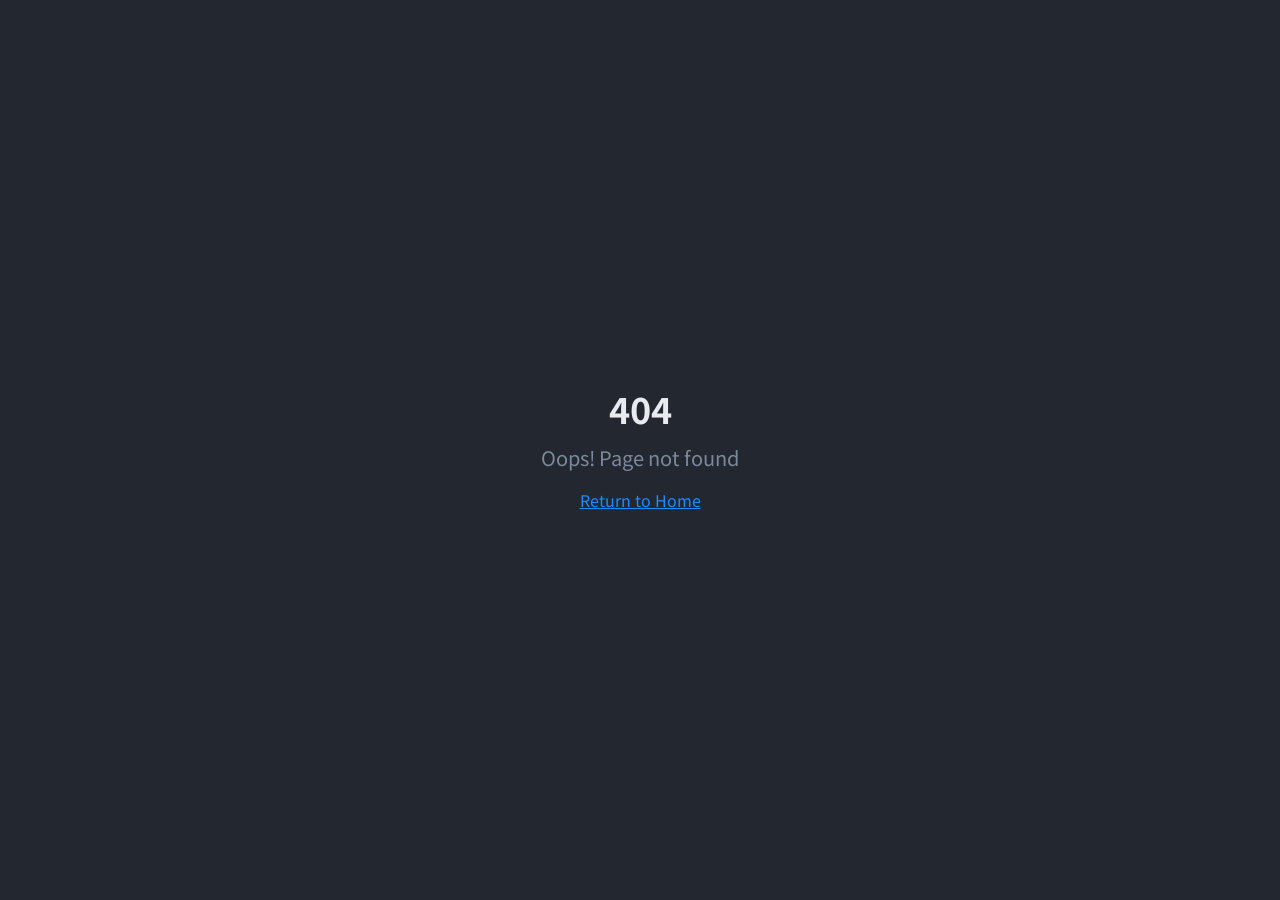
<file: index.html>
<!doctype html>
<html lang="en">
  <head>
    <meta charset="UTF-8" />
    <meta name="viewport" content="width=device-width, initial-scale=1.0" />
    <title>이메일 리스트 정리 + 차단 없는 발송 서버 임대 - 메일리비즈</title>
    <meta name="description" content="오염된 이메일 리스트를 차단 없이 정리해드립니다. 발송하면서 바운스를 자동 수집·제외해 깨끗한 리스트를 자산으로 만듭니다." />
    <meta name="author" content="Maily.biz" />
    <link rel="icon" href="/favicon.png" type="image/png" />

    <meta property="og:title" content="이메일 리스트 정리 + 차단 없는 발송 서버 임대 - 메일리비즈" />
    <meta property="og:description" content="오염된 이메일 리스트를 차단 없이 정리해드립니다. 발송하면서 바운스를 자동 수집·제외해 깨끗한 리스트를 자산으로 만듭니다." />
    <meta property="og:type" content="website" />
    <meta property="og:image" content="https://lovable.dev/opengraph-image-p98pqg.png" />

    <meta name="twitter:card" content="summary_large_image" />
    <meta name="twitter:site" content="@Lovable" />
    <meta name="twitter:image" content="https://lovable.dev/opengraph-image-p98pqg.png" />
    <script type="module" crossorigin src="/assets/index-C0EimCfZ.js"></script>
    <link rel="stylesheet" crossorigin href="/assets/index-tRY_b1m1.css">
  </head>

  <body>
    <div id="root"></div>
  </body>
</html>
</file>
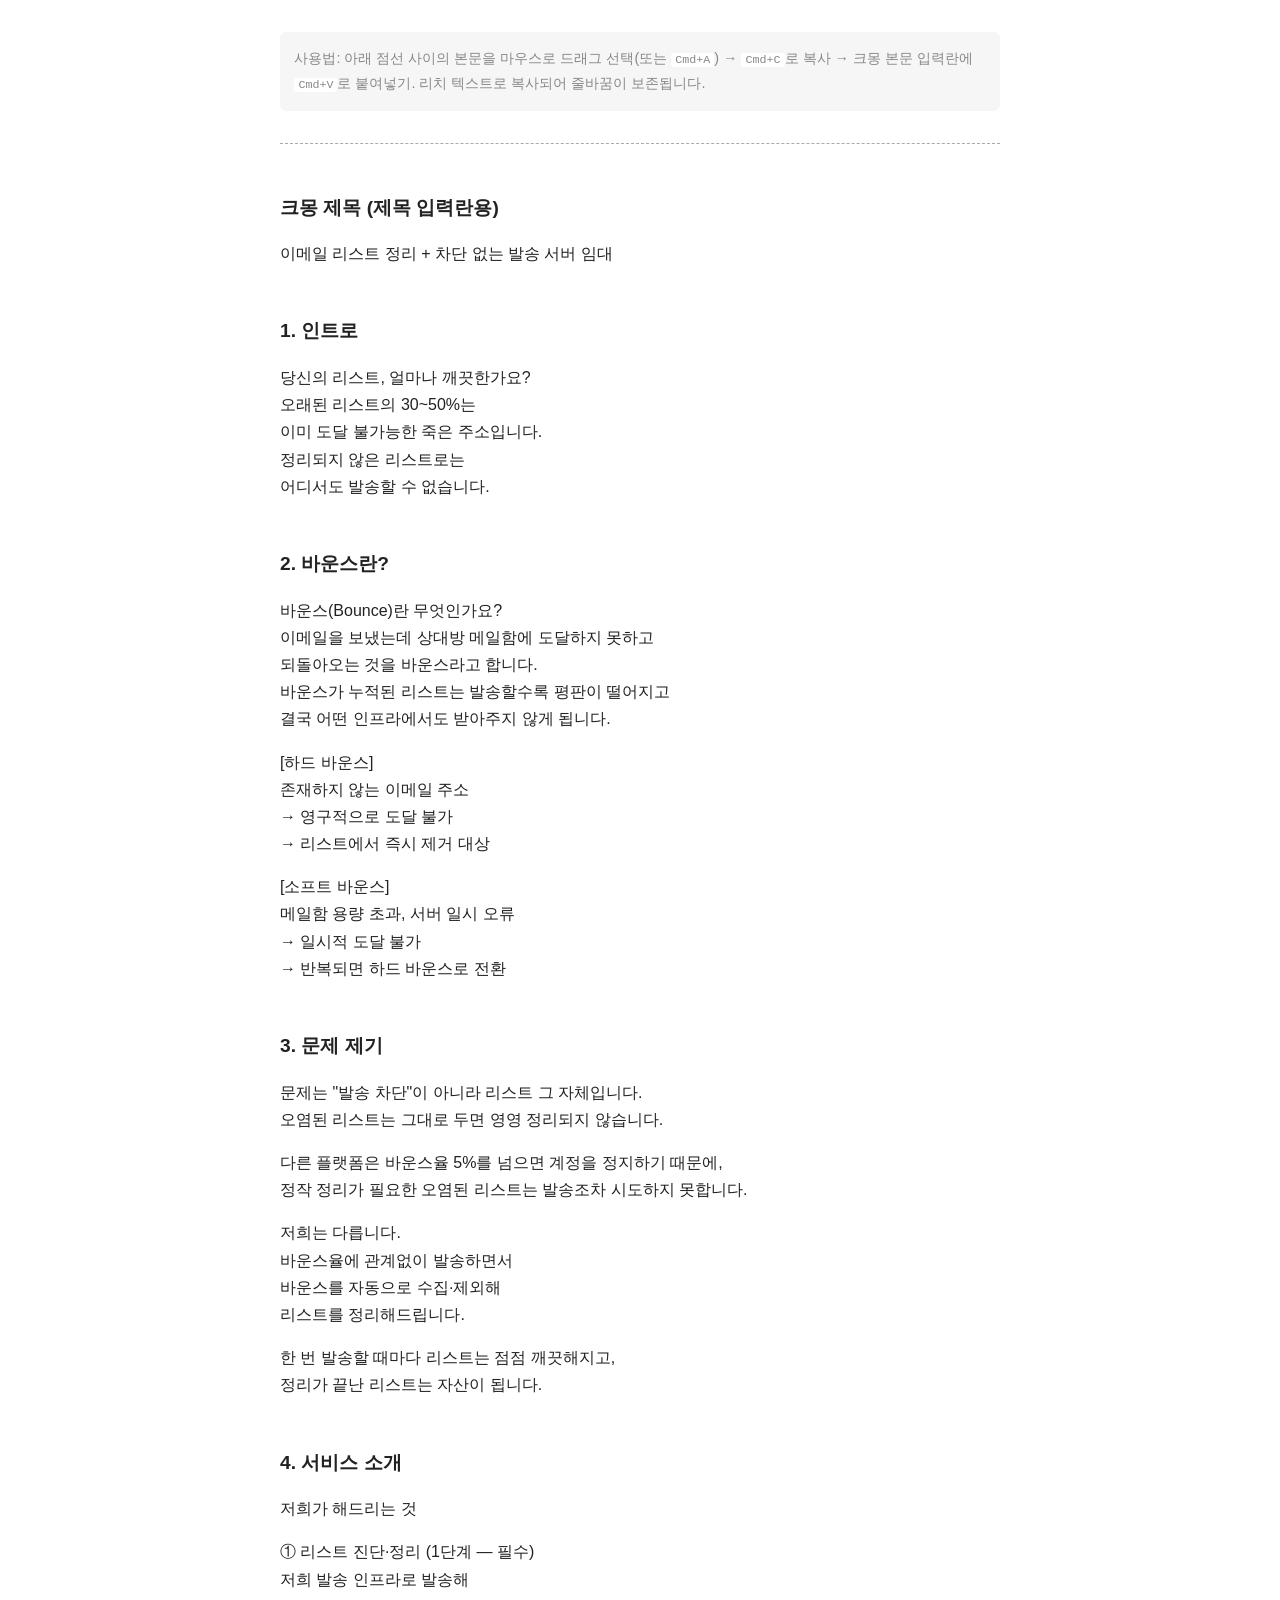
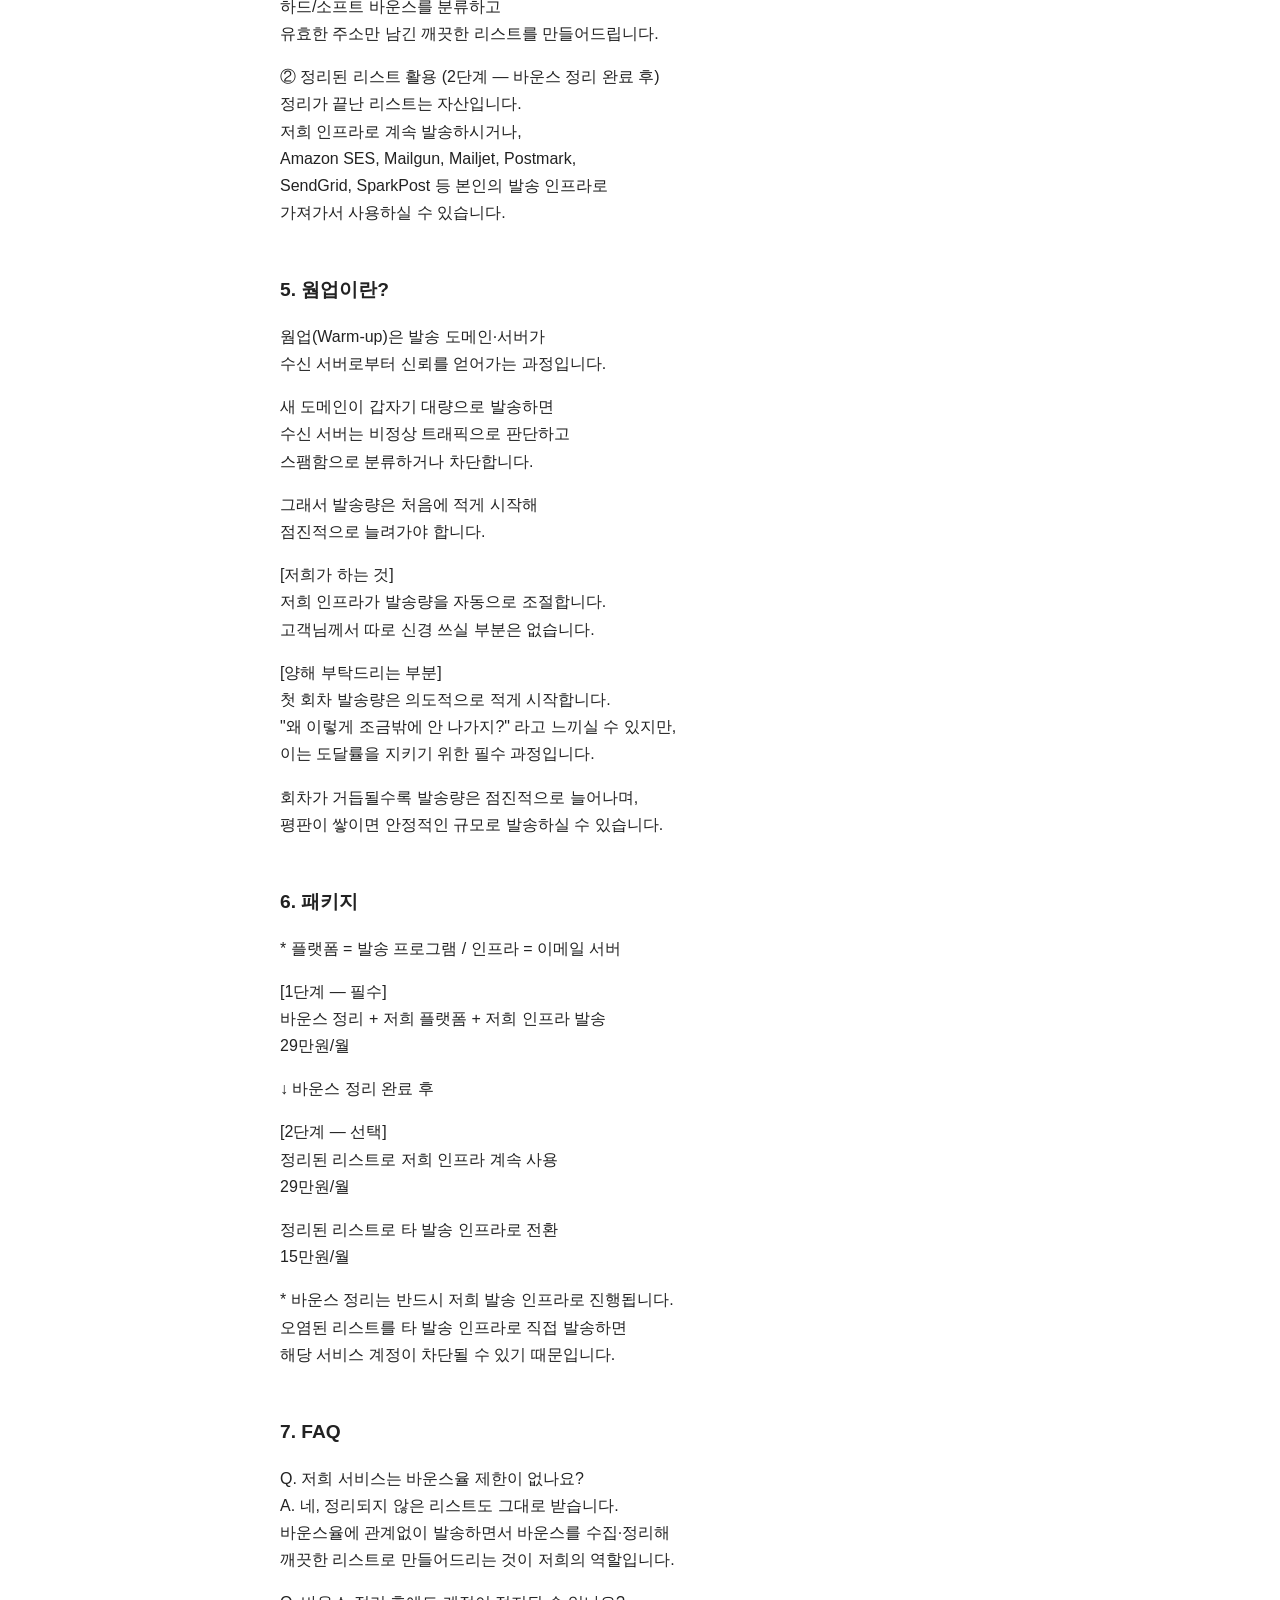
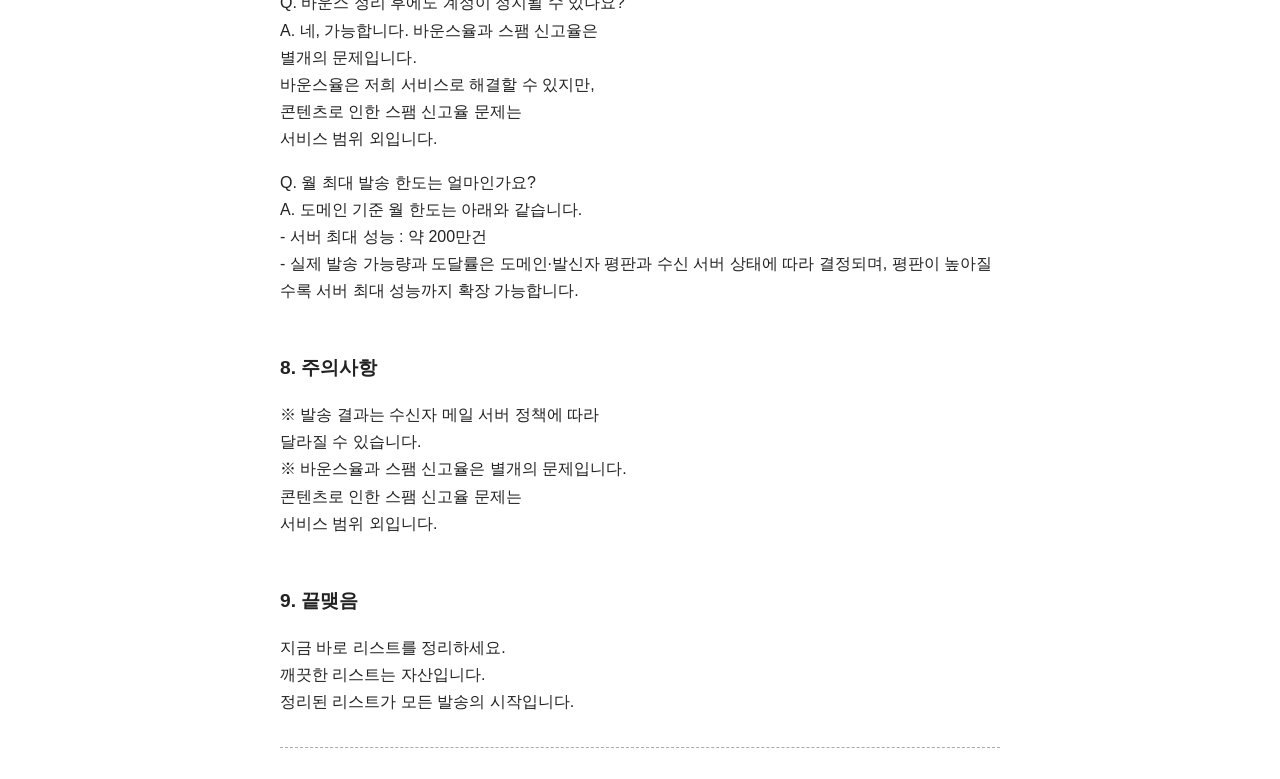
<file: docs/kmong-service-listing.html>
<!DOCTYPE html>
<html lang="ko">
<head>
<meta charset="UTF-8">
<title>크몽 본문 페이스트용</title>
<style>
  body { font-family: -apple-system, BlinkMacSystemFont, "Apple SD Gothic Neo", sans-serif; max-width: 720px; margin: 2em auto; padding: 0 1.5em; line-height: 1.7; color: #222; }
  h2 { margin-top: 2.5em; font-size: 1.2em; }
  hr { border: none; border-top: 1px dashed #aaa; margin: 2em 0; }
  .note { color: #888; font-size: 0.9em; background: #f6f6f6; padding: 1em; border-radius: 6px; }
  .note code { background: #fff; padding: 0 4px; border-radius: 3px; }
</style>
</head>
<body>

<p class="note">
사용법: 아래 점선 사이의 본문을 마우스로 드래그 선택(또는 <code>Cmd+A</code>) → <code>Cmd+C</code>로 복사 → 크몽 본문 입력란에 <code>Cmd+V</code>로 붙여넣기. 리치 텍스트로 복사되어 줄바꿈이 보존됩니다.
</p>

<hr>

<h2>크몽 제목 (제목 입력란용)</h2>
<p>이메일 리스트 정리 + 차단 없는 발송 서버 임대</p>

<h2>1. 인트로</h2>
<p>당신의 리스트, 얼마나 깨끗한가요?<br>
오래된 리스트의 30~50%는<br>
이미 도달 불가능한 죽은 주소입니다.<br>
정리되지 않은 리스트로는<br>
어디서도 발송할 수 없습니다.</p>

<h2>2. 바운스란?</h2>
<p>바운스(Bounce)란 무엇인가요?<br>
이메일을 보냈는데 상대방 메일함에 도달하지 못하고<br>
되돌아오는 것을 바운스라고 합니다.<br>
바운스가 누적된 리스트는 발송할수록 평판이 떨어지고<br>
결국 어떤 인프라에서도 받아주지 않게 됩니다.</p>

<p>[하드 바운스]<br>
존재하지 않는 이메일 주소<br>
→ 영구적으로 도달 불가<br>
→ 리스트에서 즉시 제거 대상</p>

<p>[소프트 바운스]<br>
메일함 용량 초과, 서버 일시 오류<br>
→ 일시적 도달 불가<br>
→ 반복되면 하드 바운스로 전환</p>

<h2>3. 문제 제기</h2>
<p>문제는 "발송 차단"이 아니라 리스트 그 자체입니다.<br>
오염된 리스트는 그대로 두면 영영 정리되지 않습니다.</p>

<p>다른 플랫폼은 바운스율 5%를 넘으면 계정을 정지하기 때문에,<br>
정작 정리가 필요한 오염된 리스트는 발송조차 시도하지 못합니다.</p>

<p>저희는 다릅니다.<br>
바운스율에 관계없이 발송하면서<br>
바운스를 자동으로 수집·제외해<br>
리스트를 정리해드립니다.</p>

<p>한 번 발송할 때마다 리스트는 점점 깨끗해지고,<br>
정리가 끝난 리스트는 자산이 됩니다.</p>

<h2>4. 서비스 소개</h2>
<p>저희가 해드리는 것</p>

<p>① 리스트 진단·정리 (1단계 — 필수)<br>
저희 발송 인프라로 발송해<br>
하드/소프트 바운스를 분류하고<br>
유효한 주소만 남긴 깨끗한 리스트를 만들어드립니다.</p>

<p>② 정리된 리스트 활용 (2단계 — 바운스 정리 완료 후)<br>
정리가 끝난 리스트는 자산입니다.<br>
저희 인프라로 계속 발송하시거나,<br>
Amazon SES, Mailgun, Mailjet, Postmark,<br>
SendGrid, SparkPost 등 본인의 발송 인프라로<br>
가져가서 사용하실 수 있습니다.</p>

<h2>5. 웜업이란?</h2>
<p>웜업(Warm-up)은 발송 도메인·서버가<br>
수신 서버로부터 신뢰를 얻어가는 과정입니다.</p>

<p>새 도메인이 갑자기 대량으로 발송하면<br>
수신 서버는 비정상 트래픽으로 판단하고<br>
스팸함으로 분류하거나 차단합니다.</p>

<p>그래서 발송량은 처음에 적게 시작해<br>
점진적으로 늘려가야 합니다.</p>

<p>[저희가 하는 것]<br>
저희 인프라가 발송량을 자동으로 조절합니다.<br>
고객님께서 따로 신경 쓰실 부분은 없습니다.</p>

<p>[양해 부탁드리는 부분]<br>
첫 회차 발송량은 의도적으로 적게 시작합니다.<br>
"왜 이렇게 조금밖에 안 나가지?" 라고 느끼실 수 있지만,<br>
이는 도달률을 지키기 위한 필수 과정입니다.</p>

<p>회차가 거듭될수록 발송량은 점진적으로 늘어나며,<br>
평판이 쌓이면 안정적인 규모로 발송하실 수 있습니다.</p>

<h2>6. 패키지</h2>
<p>* 플랫폼 = 발송 프로그램 / 인프라 = 이메일 서버</p>

<p>[1단계 — 필수]<br>
바운스 정리 + 저희 플랫폼 + 저희 인프라 발송<br>
29만원/월</p>

<p>↓ 바운스 정리 완료 후</p>

<p>[2단계 — 선택]<br>
정리된 리스트로 저희 인프라 계속 사용<br>
29만원/월</p>

<p>정리된 리스트로 타 발송 인프라로 전환<br>
15만원/월</p>

<p>* 바운스 정리는 반드시 저희 발송 인프라로 진행됩니다.<br>
오염된 리스트를 타 발송 인프라로 직접 발송하면<br>
해당 서비스 계정이 차단될 수 있기 때문입니다.</p>

<h2>7. FAQ</h2>
<p>Q. 저희 서비스는 바운스율 제한이 없나요?<br>
A. 네, 정리되지 않은 리스트도 그대로 받습니다.<br>
바운스율에 관계없이 발송하면서 바운스를 수집·정리해<br>
깨끗한 리스트로 만들어드리는 것이 저희의 역할입니다.</p>

<p>Q. 바운스 정리 후에도 계정이 정지될 수 있나요?<br>
A. 네, 가능합니다. 바운스율과 스팸 신고율은<br>
별개의 문제입니다.<br>
바운스율은 저희 서비스로 해결할 수 있지만,<br>
콘텐츠로 인한 스팸 신고율 문제는<br>
서비스 범위 외입니다.</p>

<p>Q. 월 최대 발송 한도는 얼마인가요?<br>
A. 도메인 기준 월 한도는 아래와 같습니다.<br>
- 서버 최대 성능 : 약 200만건<br>
- 실제 발송 가능량과 도달률은 도메인·발신자 평판과 수신 서버 상태에 따라 결정되며, 평판이 높아질수록 서버 최대 성능까지 확장 가능합니다.</p>

<h2>8. 주의사항</h2>
<p>※ 발송 결과는 수신자 메일 서버 정책에 따라<br>
달라질 수 있습니다.<br>
※ 바운스율과 스팸 신고율은 별개의 문제입니다.<br>
콘텐츠로 인한 스팸 신고율 문제는<br>
서비스 범위 외입니다.</p>

<h2>9. 끝맺음</h2>
<p>지금 바로 리스트를 정리하세요.<br>
깨끗한 리스트는 자산입니다.<br>
정리된 리스트가 모든 발송의 시작입니다.</p>

<hr>

</body>
</html>
</file>
<file: assets/index-tRY_b1m1.css>
@import"https://fonts.googleapis.com/css2?family=Noto+Sans+KR:wght@300;400;500;600;700;800;900&display=swap";*,:before,:after{--tw-border-spacing-x: 0;--tw-border-spacing-y: 0;--tw-translate-x: 0;--tw-translate-y: 0;--tw-rotate: 0;--tw-skew-x: 0;--tw-skew-y: 0;--tw-scale-x: 1;--tw-scale-y: 1;--tw-pan-x: ;--tw-pan-y: ;--tw-pinch-zoom: ;--tw-scroll-snap-strictness: proximity;--tw-gradient-from-position: ;--tw-gradient-via-position: ;--tw-gradient-to-position: ;--tw-ordinal: ;--tw-slashed-zero: ;--tw-numeric-figure: ;--tw-numeric-spacing: ;--tw-numeric-fraction: ;--tw-ring-inset: ;--tw-ring-offset-width: 0px;--tw-ring-offset-color: #fff;--tw-ring-color: rgb(59 130 246 / .5);--tw-ring-offset-shadow: 0 0 #0000;--tw-ring-shadow: 0 0 #0000;--tw-shadow: 0 0 #0000;--tw-shadow-colored: 0 0 #0000;--tw-blur: ;--tw-brightness: ;--tw-contrast: ;--tw-grayscale: ;--tw-hue-rotate: ;--tw-invert: ;--tw-saturate: ;--tw-sepia: ;--tw-drop-shadow: ;--tw-backdrop-blur: ;--tw-backdrop-brightness: ;--tw-backdrop-contrast: ;--tw-backdrop-grayscale: ;--tw-backdrop-hue-rotate: ;--tw-backdrop-invert: ;--tw-backdrop-opacity: ;--tw-backdrop-saturate: ;--tw-backdrop-sepia: ;--tw-contain-size: ;--tw-contain-layout: ;--tw-contain-paint: ;--tw-contain-style: }::backdrop{--tw-border-spacing-x: 0;--tw-border-spacing-y: 0;--tw-translate-x: 0;--tw-translate-y: 0;--tw-rotate: 0;--tw-skew-x: 0;--tw-skew-y: 0;--tw-scale-x: 1;--tw-scale-y: 1;--tw-pan-x: ;--tw-pan-y: ;--tw-pinch-zoom: ;--tw-scroll-snap-strictness: proximity;--tw-gradient-from-position: ;--tw-gradient-via-position: ;--tw-gradient-to-position: ;--tw-ordinal: ;--tw-slashed-zero: ;--tw-numeric-figure: ;--tw-numeric-spacing: ;--tw-numeric-fraction: ;--tw-ring-inset: ;--tw-ring-offset-width: 0px;--tw-ring-offset-color: #fff;--tw-ring-color: rgb(59 130 246 / .5);--tw-ring-offset-shadow: 0 0 #0000;--tw-ring-shadow: 0 0 #0000;--tw-shadow: 0 0 #0000;--tw-shadow-colored: 0 0 #0000;--tw-blur: ;--tw-brightness: ;--tw-contrast: ;--tw-grayscale: ;--tw-hue-rotate: ;--tw-invert: ;--tw-saturate: ;--tw-sepia: ;--tw-drop-shadow: ;--tw-backdrop-blur: ;--tw-backdrop-brightness: ;--tw-backdrop-contrast: ;--tw-backdrop-grayscale: ;--tw-backdrop-hue-rotate: ;--tw-backdrop-invert: ;--tw-backdrop-opacity: ;--tw-backdrop-saturate: ;--tw-backdrop-sepia: ;--tw-contain-size: ;--tw-contain-layout: ;--tw-contain-paint: ;--tw-contain-style: }*,:before,:after{box-sizing:border-box;border-width:0;border-style:solid;border-color:#e5e7eb}:before,:after{--tw-content: ""}html,:host{line-height:1.5;-webkit-text-size-adjust:100%;-moz-tab-size:4;-o-tab-size:4;tab-size:4;font-family:Noto Sans KR,sans-serif;font-feature-settings:normal;font-variation-settings:normal;-webkit-tap-highlight-color:transparent}body{margin:0;line-height:inherit}hr{height:0;color:inherit;border-top-width:1px}abbr:where([title]){-webkit-text-decoration:underline dotted;text-decoration:underline dotted}h1,h2,h3,h4,h5,h6{font-size:inherit;font-weight:inherit}a{color:inherit;text-decoration:inherit}b,strong{font-weight:bolder}code,kbd,samp,pre{font-family:ui-monospace,SFMono-Regular,Menlo,Monaco,Consolas,Liberation Mono,Courier New,monospace;font-feature-settings:normal;font-variation-settings:normal;font-size:1em}small{font-size:80%}sub,sup{font-size:75%;line-height:0;position:relative;vertical-align:baseline}sub{bottom:-.25em}sup{top:-.5em}table{text-indent:0;border-color:inherit;border-collapse:collapse}button,input,optgroup,select,textarea{font-family:inherit;font-feature-settings:inherit;font-variation-settings:inherit;font-size:100%;font-weight:inherit;line-height:inherit;letter-spacing:inherit;color:inherit;margin:0;padding:0}button,select{text-transform:none}button,input:where([type=button]),input:where([type=reset]),input:where([type=submit]){-webkit-appearance:button;background-color:transparent;background-image:none}:-moz-focusring{outline:auto}:-moz-ui-invalid{box-shadow:none}progress{vertical-align:baseline}::-webkit-inner-spin-button,::-webkit-outer-spin-button{height:auto}[type=search]{-webkit-appearance:textfield;outline-offset:-2px}::-webkit-search-decoration{-webkit-appearance:none}::-webkit-file-upload-button{-webkit-appearance:button;font:inherit}summary{display:list-item}blockquote,dl,dd,h1,h2,h3,h4,h5,h6,hr,figure,p,pre{margin:0}fieldset{margin:0;padding:0}legend{padding:0}ol,ul,menu{list-style:none;margin:0;padding:0}dialog{padding:0}textarea{resize:vertical}input::-moz-placeholder,textarea::-moz-placeholder{opacity:1;color:#9ca3af}input::placeholder,textarea::placeholder{opacity:1;color:#9ca3af}button,[role=button]{cursor:pointer}:disabled{cursor:default}img,svg,video,canvas,audio,iframe,embed,object{display:block;vertical-align:middle}img,video{max-width:100%;height:auto}[hidden]:where(:not([hidden=until-found])){display:none}:root{--background: 220 25% 6%;--foreground: 210 20% 92%;--card: 220 20% 10%;--card-foreground: 210 20% 92%;--popover: 220 20% 10%;--popover-foreground: 210 20% 92%;--primary: 210 100% 55%;--primary-foreground: 0 0% 100%;--secondary: 220 20% 14%;--secondary-foreground: 210 20% 85%;--muted: 220 15% 16%;--muted-foreground: 215 15% 55%;--accent: 38 100% 55%;--accent-foreground: 220 25% 6%;--destructive: 0 72% 51%;--destructive-foreground: 0 0% 100%;--border: 220 15% 18%;--input: 220 15% 18%;--ring: 210 100% 55%;--radius: .75rem;--sidebar-background: 220 20% 10%;--sidebar-foreground: 210 20% 92%;--sidebar-primary: 210 100% 55%;--sidebar-primary-foreground: 0 0% 100%;--sidebar-accent: 220 15% 16%;--sidebar-accent-foreground: 210 20% 92%;--sidebar-border: 220 15% 18%;--sidebar-ring: 210 100% 55%;--gradient-hero: linear-gradient(135deg, hsl(210 100% 55%) 0%, hsl(230 80% 60%) 100%);--gradient-surface: linear-gradient(180deg, hsl(220 20% 10%) 0%, hsl(220 25% 8%) 100%);--shadow-glow: 0 0 40px hsl(210 100% 55% / .15);--shadow-card: 0 4px 24px hsl(0 0% 0% / .3);--danger: 0 72% 51%;--danger-foreground: 0 0% 100%;--warning: 38 92% 50%;--warning-foreground: 220 25% 6%;--success: 142 71% 45%;--success-foreground: 0 0% 100%}*{border-color:hsl(var(--border))}body{background-color:hsl(var(--background));color:hsl(var(--foreground));-webkit-font-smoothing:antialiased;-moz-osx-font-smoothing:grayscale;font-family:Noto Sans KR,sans-serif}.container{width:100%;margin-right:auto;margin-left:auto;padding-right:2rem;padding-left:2rem}@media (min-width: 1400px){.container{max-width:1400px}}.sr-only{position:absolute;width:1px;height:1px;padding:0;margin:-1px;overflow:hidden;clip:rect(0,0,0,0);white-space:nowrap;border-width:0}.pointer-events-none{pointer-events:none}.pointer-events-auto{pointer-events:auto}.visible{visibility:visible}.invisible{visibility:hidden}.fixed{position:fixed}.absolute{position:absolute}.relative{position:relative}.inset-0{top:0;right:0;bottom:0;left:0}.inset-x-0{left:0;right:0}.inset-y-0{top:0;bottom:0}.-bottom-12{bottom:-3rem}.-left-12{left:-3rem}.-right-12{right:-3rem}.-top-12{top:-3rem}.bottom-0{bottom:0}.left-0{left:0}.left-1{left:.25rem}.left-1\/2{left:50%}.left-2{left:.5rem}.left-\[50\%\]{left:50%}.right-0{right:0}.right-1{right:.25rem}.right-2{right:.5rem}.right-3{right:.75rem}.right-4{right:1rem}.top-0{top:0}.top-1\.5{top:.375rem}.top-1\/2{top:50%}.top-1\/4{top:25%}.top-2{top:.5rem}.top-3\.5{top:.875rem}.top-4{top:1rem}.top-\[1px\]{top:1px}.top-\[50\%\]{top:50%}.top-\[60\%\]{top:60%}.top-full{top:100%}.z-10{z-index:10}.z-20{z-index:20}.z-50{z-index:50}.z-\[100\]{z-index:100}.z-\[1\]{z-index:1}.-mx-1{margin-left:-.25rem;margin-right:-.25rem}.mx-2{margin-left:.5rem;margin-right:.5rem}.mx-3\.5{margin-left:.875rem;margin-right:.875rem}.mx-auto{margin-left:auto;margin-right:auto}.my-0\.5{margin-top:.125rem;margin-bottom:.125rem}.my-1{margin-top:.25rem;margin-bottom:.25rem}.my-4{margin-top:1rem;margin-bottom:1rem}.-ml-4{margin-left:-1rem}.-mt-4{margin-top:-1rem}.mb-1{margin-bottom:.25rem}.mb-10{margin-bottom:2.5rem}.mb-12{margin-bottom:3rem}.mb-16{margin-bottom:4rem}.mb-2{margin-bottom:.5rem}.mb-3{margin-bottom:.75rem}.mb-4{margin-bottom:1rem}.mb-6{margin-bottom:1.5rem}.mb-8{margin-bottom:2rem}.ml-1{margin-left:.25rem}.ml-auto{margin-left:auto}.mr-2{margin-right:.5rem}.mt-0\.5{margin-top:.125rem}.mt-1\.5{margin-top:.375rem}.mt-2{margin-top:.5rem}.mt-24{margin-top:6rem}.mt-4{margin-top:1rem}.mt-8{margin-top:2rem}.mt-auto{margin-top:auto}.block{display:block}.inline-block{display:inline-block}.flex{display:flex}.inline-flex{display:inline-flex}.table{display:table}.grid{display:grid}.hidden{display:none}.aspect-square{aspect-ratio:1 / 1}.aspect-video{aspect-ratio:16 / 9}.size-4{width:1rem;height:1rem}.h-1{height:.25rem}.h-1\.5{height:.375rem}.h-10{height:2.5rem}.h-11{height:2.75rem}.h-12{height:3rem}.h-14{height:3.5rem}.h-2{height:.5rem}.h-2\.5{height:.625rem}.h-3{height:.75rem}.h-3\.5{height:.875rem}.h-4{height:1rem}.h-5{height:1.25rem}.h-6{height:1.5rem}.h-7{height:1.75rem}.h-8{height:2rem}.h-9{height:2.25rem}.h-\[1px\]{height:1px}.h-\[400px\]{height:400px}.h-\[600px\]{height:600px}.h-\[var\(--radix-navigation-menu-viewport-height\)\]{height:var(--radix-navigation-menu-viewport-height)}.h-\[var\(--radix-select-trigger-height\)\]{height:var(--radix-select-trigger-height)}.h-auto{height:auto}.h-full{height:100%}.h-px{height:1px}.h-svh{height:100svh}.max-h-96{max-height:24rem}.max-h-\[300px\]{max-height:300px}.max-h-screen{max-height:100vh}.min-h-0{min-height:0px}.min-h-\[80px\]{min-height:80px}.min-h-screen{min-height:100vh}.min-h-svh{min-height:100svh}.w-0{width:0px}.w-1{width:.25rem}.w-10{width:2.5rem}.w-11{width:2.75rem}.w-12{width:3rem}.w-2{width:.5rem}.w-2\.5{width:.625rem}.w-3{width:.75rem}.w-3\.5{width:.875rem}.w-3\/4{width:75%}.w-4{width:1rem}.w-5{width:1.25rem}.w-6{width:1.5rem}.w-64{width:16rem}.w-7{width:1.75rem}.w-72{width:18rem}.w-8{width:2rem}.w-9{width:2.25rem}.w-\[--sidebar-width\]{width:var(--sidebar-width)}.w-\[100px\]{width:100px}.w-\[1px\]{width:1px}.w-\[600px\]{width:600px}.w-auto{width:auto}.w-full{width:100%}.w-max{width:-moz-max-content;width:max-content}.w-px{width:1px}.min-w-0{min-width:0px}.min-w-5{min-width:1.25rem}.min-w-\[12rem\]{min-width:12rem}.min-w-\[8rem\]{min-width:8rem}.min-w-\[var\(--radix-select-trigger-width\)\]{min-width:var(--radix-select-trigger-width)}.max-w-2xl{max-width:42rem}.max-w-3xl{max-width:48rem}.max-w-4xl{max-width:56rem}.max-w-5xl{max-width:64rem}.max-w-\[--skeleton-width\]{max-width:var(--skeleton-width)}.max-w-lg{max-width:32rem}.max-w-max{max-width:-moz-max-content;max-width:max-content}.max-w-xl{max-width:36rem}.flex-1{flex:1 1 0%}.flex-shrink-0,.shrink-0{flex-shrink:0}.grow{flex-grow:1}.grow-0{flex-grow:0}.basis-full{flex-basis:100%}.caption-bottom{caption-side:bottom}.border-collapse{border-collapse:collapse}.-translate-x-1\/2{--tw-translate-x: -50%;transform:translate(var(--tw-translate-x),var(--tw-translate-y)) rotate(var(--tw-rotate)) skew(var(--tw-skew-x)) skewY(var(--tw-skew-y)) scaleX(var(--tw-scale-x)) scaleY(var(--tw-scale-y))}.-translate-x-px{--tw-translate-x: -1px;transform:translate(var(--tw-translate-x),var(--tw-translate-y)) rotate(var(--tw-rotate)) skew(var(--tw-skew-x)) skewY(var(--tw-skew-y)) scaleX(var(--tw-scale-x)) scaleY(var(--tw-scale-y))}.-translate-y-1\/2{--tw-translate-y: -50%;transform:translate(var(--tw-translate-x),var(--tw-translate-y)) rotate(var(--tw-rotate)) skew(var(--tw-skew-x)) skewY(var(--tw-skew-y)) scaleX(var(--tw-scale-x)) scaleY(var(--tw-scale-y))}.translate-x-\[-50\%\]{--tw-translate-x: -50%;transform:translate(var(--tw-translate-x),var(--tw-translate-y)) rotate(var(--tw-rotate)) skew(var(--tw-skew-x)) skewY(var(--tw-skew-y)) scaleX(var(--tw-scale-x)) scaleY(var(--tw-scale-y))}.translate-x-px{--tw-translate-x: 1px;transform:translate(var(--tw-translate-x),var(--tw-translate-y)) rotate(var(--tw-rotate)) skew(var(--tw-skew-x)) skewY(var(--tw-skew-y)) scaleX(var(--tw-scale-x)) scaleY(var(--tw-scale-y))}.translate-y-\[-50\%\]{--tw-translate-y: -50%;transform:translate(var(--tw-translate-x),var(--tw-translate-y)) rotate(var(--tw-rotate)) skew(var(--tw-skew-x)) skewY(var(--tw-skew-y)) scaleX(var(--tw-scale-x)) scaleY(var(--tw-scale-y))}.rotate-45{--tw-rotate: 45deg;transform:translate(var(--tw-translate-x),var(--tw-translate-y)) rotate(var(--tw-rotate)) skew(var(--tw-skew-x)) skewY(var(--tw-skew-y)) scaleX(var(--tw-scale-x)) scaleY(var(--tw-scale-y))}.rotate-90{--tw-rotate: 90deg;transform:translate(var(--tw-translate-x),var(--tw-translate-y)) rotate(var(--tw-rotate)) skew(var(--tw-skew-x)) skewY(var(--tw-skew-y)) scaleX(var(--tw-scale-x)) scaleY(var(--tw-scale-y))}.transform{transform:translate(var(--tw-translate-x),var(--tw-translate-y)) rotate(var(--tw-rotate)) skew(var(--tw-skew-x)) skewY(var(--tw-skew-y)) scaleX(var(--tw-scale-x)) scaleY(var(--tw-scale-y))}@keyframes bounce{0%,to{transform:translateY(-25%);animation-timing-function:cubic-bezier(.8,0,1,1)}50%{transform:none;animation-timing-function:cubic-bezier(0,0,.2,1)}}.animate-bounce{animation:bounce 1s infinite}@keyframes pulse{50%{opacity:.5}}.animate-pulse{animation:pulse 2s cubic-bezier(.4,0,.6,1) infinite}.cursor-default{cursor:default}.cursor-pointer{cursor:pointer}.touch-none{touch-action:none}.select-none{-webkit-user-select:none;-moz-user-select:none;user-select:none}.list-none{list-style-type:none}.flex-row{flex-direction:row}.flex-col{flex-direction:column}.flex-col-reverse{flex-direction:column-reverse}.flex-wrap{flex-wrap:wrap}.items-start{align-items:flex-start}.items-end{align-items:flex-end}.items-center{align-items:center}.items-stretch{align-items:stretch}.justify-center{justify-content:center}.justify-between{justify-content:space-between}.gap-1{gap:.25rem}.gap-1\.5{gap:.375rem}.gap-2{gap:.5rem}.gap-3{gap:.75rem}.gap-4{gap:1rem}.gap-6{gap:1.5rem}.gap-8{gap:2rem}.space-x-1>:not([hidden])~:not([hidden]){--tw-space-x-reverse: 0;margin-right:calc(.25rem * var(--tw-space-x-reverse));margin-left:calc(.25rem * calc(1 - var(--tw-space-x-reverse)))}.space-x-4>:not([hidden])~:not([hidden]){--tw-space-x-reverse: 0;margin-right:calc(1rem * var(--tw-space-x-reverse));margin-left:calc(1rem * calc(1 - var(--tw-space-x-reverse)))}.space-y-1>:not([hidden])~:not([hidden]){--tw-space-y-reverse: 0;margin-top:calc(.25rem * calc(1 - var(--tw-space-y-reverse)));margin-bottom:calc(.25rem * var(--tw-space-y-reverse))}.space-y-1\.5>:not([hidden])~:not([hidden]){--tw-space-y-reverse: 0;margin-top:calc(.375rem * calc(1 - var(--tw-space-y-reverse)));margin-bottom:calc(.375rem * var(--tw-space-y-reverse))}.space-y-2>:not([hidden])~:not([hidden]){--tw-space-y-reverse: 0;margin-top:calc(.5rem * calc(1 - var(--tw-space-y-reverse)));margin-bottom:calc(.5rem * var(--tw-space-y-reverse))}.space-y-3>:not([hidden])~:not([hidden]){--tw-space-y-reverse: 0;margin-top:calc(.75rem * calc(1 - var(--tw-space-y-reverse)));margin-bottom:calc(.75rem * var(--tw-space-y-reverse))}.space-y-4>:not([hidden])~:not([hidden]){--tw-space-y-reverse: 0;margin-top:calc(1rem * calc(1 - var(--tw-space-y-reverse)));margin-bottom:calc(1rem * var(--tw-space-y-reverse))}.overflow-auto{overflow:auto}.overflow-hidden{overflow:hidden}.overflow-y-auto{overflow-y:auto}.overflow-x-hidden{overflow-x:hidden}.whitespace-nowrap{white-space:nowrap}.whitespace-pre-line{white-space:pre-line}.break-words{overflow-wrap:break-word}.rounded-2xl{border-radius:1rem}.rounded-\[2px\]{border-radius:2px}.rounded-\[inherit\]{border-radius:inherit}.rounded-full{border-radius:9999px}.rounded-lg{border-radius:var(--radius)}.rounded-md{border-radius:calc(var(--radius) - 2px)}.rounded-sm{border-radius:calc(var(--radius) - 4px)}.rounded-xl{border-radius:.75rem}.rounded-t-\[10px\]{border-top-left-radius:10px;border-top-right-radius:10px}.rounded-tl-sm{border-top-left-radius:calc(var(--radius) - 4px)}.border{border-width:1px}.border-2{border-width:2px}.border-\[1\.5px\]{border-width:1.5px}.border-y{border-top-width:1px;border-bottom-width:1px}.border-b{border-bottom-width:1px}.border-l{border-left-width:1px}.border-r{border-right-width:1px}.border-t{border-top-width:1px}.border-dashed{border-style:dashed}.border-\[--color-border\]{border-color:var(--color-border)}.border-border{border-color:hsl(var(--border))}.border-border\/40{border-color:hsl(var(--border) / .4)}.border-border\/50{border-color:hsl(var(--border) / .5)}.border-danger\/20{border-color:hsl(var(--danger) / .2)}.border-destructive{border-color:hsl(var(--destructive))}.border-destructive\/50{border-color:hsl(var(--destructive) / .5)}.border-input{border-color:hsl(var(--input))}.border-primary{border-color:hsl(var(--primary))}.border-primary\/20{border-color:hsl(var(--primary) / .2)}.border-primary\/30{border-color:hsl(var(--primary) / .3)}.border-primary\/40{border-color:hsl(var(--primary) / .4)}.border-sidebar-border{border-color:hsl(var(--sidebar-border))}.border-transparent{border-color:transparent}.border-warning\/20{border-color:hsl(var(--warning) / .2)}.border-l-transparent{border-left-color:transparent}.border-t-transparent{border-top-color:transparent}.bg-\[--color-bg\]{background-color:var(--color-bg)}.bg-\[hsl\(50\,100\%\,50\%\)\]{--tw-bg-opacity: 1;background-color:hsl(50 100% 50% / var(--tw-bg-opacity, 1))}.bg-accent{background-color:hsl(var(--accent))}.bg-accent\/10{background-color:hsl(var(--accent) / .1)}.bg-background{background-color:hsl(var(--background))}.bg-black\/80{background-color:#000c}.bg-border{background-color:hsl(var(--border))}.bg-card{background-color:hsl(var(--card))}.bg-danger\/10{background-color:hsl(var(--danger) / .1)}.bg-danger\/5{background-color:hsl(var(--danger) / .05)}.bg-destructive{background-color:hsl(var(--destructive))}.bg-foreground{background-color:hsl(var(--foreground))}.bg-muted{background-color:hsl(var(--muted))}.bg-muted\/30{background-color:hsl(var(--muted) / .3)}.bg-muted\/50{background-color:hsl(var(--muted) / .5)}.bg-popover{background-color:hsl(var(--popover))}.bg-primary{background-color:hsl(var(--primary))}.bg-primary\/10{background-color:hsl(var(--primary) / .1)}.bg-primary\/5{background-color:hsl(var(--primary) / .05)}.bg-secondary{background-color:hsl(var(--secondary))}.bg-secondary\/30{background-color:hsl(var(--secondary) / .3)}.bg-sidebar{background-color:hsl(var(--sidebar-background))}.bg-sidebar-border{background-color:hsl(var(--sidebar-border))}.bg-transparent{background-color:transparent}.bg-warning\/10{background-color:hsl(var(--warning) / .1)}.bg-warning\/5{background-color:hsl(var(--warning) / .05)}.bg-gradient-to-b{background-image:linear-gradient(to bottom,var(--tw-gradient-stops))}.bg-gradient-to-r{background-image:linear-gradient(to right,var(--tw-gradient-stops))}.bg-gradient-to-t{background-image:linear-gradient(to top,var(--tw-gradient-stops))}.from-accent{--tw-gradient-from: hsl(var(--accent)) var(--tw-gradient-from-position);--tw-gradient-to: hsl(var(--accent) / 0) var(--tw-gradient-to-position);--tw-gradient-stops: var(--tw-gradient-from), var(--tw-gradient-to)}.from-primary{--tw-gradient-from: hsl(var(--primary)) var(--tw-gradient-from-position);--tw-gradient-to: hsl(var(--primary) / 0) var(--tw-gradient-to-position);--tw-gradient-stops: var(--tw-gradient-from), var(--tw-gradient-to)}.from-primary\/5{--tw-gradient-from: hsl(var(--primary) / .05) var(--tw-gradient-from-position);--tw-gradient-to: hsl(var(--primary) / 0) var(--tw-gradient-to-position);--tw-gradient-stops: var(--tw-gradient-from), var(--tw-gradient-to)}.via-transparent{--tw-gradient-to: rgb(0 0 0 / 0) var(--tw-gradient-to-position);--tw-gradient-stops: var(--tw-gradient-from), transparent var(--tw-gradient-via-position), var(--tw-gradient-to)}.to-accent\/50{--tw-gradient-to: hsl(var(--accent) / .5) var(--tw-gradient-to-position)}.to-primary\/50{--tw-gradient-to: hsl(var(--primary) / .5) var(--tw-gradient-to-position)}.to-secondary\/30{--tw-gradient-to: hsl(var(--secondary) / .3) var(--tw-gradient-to-position)}.to-transparent{--tw-gradient-to: transparent var(--tw-gradient-to-position)}.fill-current{fill:currentColor}.p-0{padding:0}.p-1{padding:.25rem}.p-2{padding:.5rem}.p-3{padding:.75rem}.p-4{padding:1rem}.p-6{padding:1.5rem}.p-8{padding:2rem}.p-\[1px\]{padding:1px}.px-1{padding-left:.25rem;padding-right:.25rem}.px-10{padding-left:2.5rem;padding-right:2.5rem}.px-2{padding-left:.5rem;padding-right:.5rem}.px-2\.5{padding-left:.625rem;padding-right:.625rem}.px-3{padding-left:.75rem;padding-right:.75rem}.px-4{padding-left:1rem;padding-right:1rem}.px-5{padding-left:1.25rem;padding-right:1.25rem}.px-6{padding-left:1.5rem;padding-right:1.5rem}.px-8{padding-left:2rem;padding-right:2rem}.py-0\.5{padding-top:.125rem;padding-bottom:.125rem}.py-1{padding-top:.25rem;padding-bottom:.25rem}.py-1\.5{padding-top:.375rem;padding-bottom:.375rem}.py-10{padding-top:2.5rem;padding-bottom:2.5rem}.py-16{padding-top:4rem;padding-bottom:4rem}.py-2{padding-top:.5rem;padding-bottom:.5rem}.py-20{padding-top:5rem;padding-bottom:5rem}.py-24{padding-top:6rem;padding-bottom:6rem}.py-3{padding-top:.75rem;padding-bottom:.75rem}.py-4{padding-top:1rem;padding-bottom:1rem}.py-5{padding-top:1.25rem;padding-bottom:1.25rem}.py-6{padding-top:1.5rem;padding-bottom:1.5rem}.pb-3{padding-bottom:.75rem}.pb-4{padding-bottom:1rem}.pb-5{padding-bottom:1.25rem}.pl-2\.5{padding-left:.625rem}.pl-4{padding-left:1rem}.pl-8{padding-left:2rem}.pr-2{padding-right:.5rem}.pr-2\.5{padding-right:.625rem}.pr-8{padding-right:2rem}.pt-0{padding-top:0}.pt-1{padding-top:.25rem}.pt-2{padding-top:.5rem}.pt-3{padding-top:.75rem}.pt-4{padding-top:1rem}.text-left{text-align:left}.text-center{text-align:center}.align-middle{vertical-align:middle}.font-mono{font-family:ui-monospace,SFMono-Regular,Menlo,Monaco,Consolas,Liberation Mono,Courier New,monospace}.text-2xl{font-size:1.5rem;line-height:2rem}.text-3xl{font-size:1.875rem;line-height:2.25rem}.text-4xl{font-size:2.25rem;line-height:2.5rem}.text-\[0\.8rem\]{font-size:.8rem}.text-base{font-size:1rem;line-height:1.5rem}.text-lg{font-size:1.125rem;line-height:1.75rem}.text-sm{font-size:.875rem;line-height:1.25rem}.text-xl{font-size:1.25rem;line-height:1.75rem}.text-xs{font-size:.75rem;line-height:1rem}.font-black{font-weight:900}.font-bold{font-weight:700}.font-medium{font-weight:500}.font-normal{font-weight:400}.font-semibold{font-weight:600}.uppercase{text-transform:uppercase}.tabular-nums{--tw-numeric-spacing: tabular-nums;font-variant-numeric:var(--tw-ordinal) var(--tw-slashed-zero) var(--tw-numeric-figure) var(--tw-numeric-spacing) var(--tw-numeric-fraction)}.leading-none{line-height:1}.leading-relaxed{line-height:1.625}.leading-tight{line-height:1.25}.tracking-tight{letter-spacing:-.025em}.tracking-wider{letter-spacing:.05em}.tracking-widest{letter-spacing:.1em}.text-\[hsl\(0\,0\%\,15\%\)\]{--tw-text-opacity: 1;color:hsl(0 0% 15% / var(--tw-text-opacity, 1))}.text-accent{color:hsl(var(--accent))}.text-accent-foreground{color:hsl(var(--accent-foreground))}.text-card-foreground{color:hsl(var(--card-foreground))}.text-current{color:currentColor}.text-danger{color:hsl(var(--danger))}.text-destructive{color:hsl(var(--destructive))}.text-destructive-foreground{color:hsl(var(--destructive-foreground))}.text-foreground{color:hsl(var(--foreground))}.text-foreground\/50{color:hsl(var(--foreground) / .5)}.text-muted-foreground{color:hsl(var(--muted-foreground))}.text-muted-foreground\/60{color:hsl(var(--muted-foreground) / .6)}.text-popover-foreground{color:hsl(var(--popover-foreground))}.text-primary{color:hsl(var(--primary))}.text-primary-foreground{color:hsl(var(--primary-foreground))}.text-secondary-foreground{color:hsl(var(--secondary-foreground))}.text-sidebar-foreground{color:hsl(var(--sidebar-foreground))}.text-sidebar-foreground\/70{color:hsl(var(--sidebar-foreground) / .7)}.text-success{color:hsl(var(--success))}.text-warning{color:hsl(var(--warning))}.underline{text-decoration-line:underline}.underline-offset-4{text-underline-offset:4px}.opacity-0{opacity:0}.opacity-50{opacity:.5}.opacity-60{opacity:.6}.opacity-70{opacity:.7}.opacity-90{opacity:.9}.shadow-\[0_0_0_1px_hsl\(var\(--sidebar-border\)\)\]{--tw-shadow: 0 0 0 1px hsl(var(--sidebar-border));--tw-shadow-colored: 0 0 0 1px var(--tw-shadow-color);box-shadow:var(--tw-ring-offset-shadow, 0 0 #0000),var(--tw-ring-shadow, 0 0 #0000),var(--tw-shadow)}.shadow-lg{--tw-shadow: 0 10px 15px -3px rgb(0 0 0 / .1), 0 4px 6px -4px rgb(0 0 0 / .1);--tw-shadow-colored: 0 10px 15px -3px var(--tw-shadow-color), 0 4px 6px -4px var(--tw-shadow-color);box-shadow:var(--tw-ring-offset-shadow, 0 0 #0000),var(--tw-ring-shadow, 0 0 #0000),var(--tw-shadow)}.shadow-md{--tw-shadow: 0 4px 6px -1px rgb(0 0 0 / .1), 0 2px 4px -2px rgb(0 0 0 / .1);--tw-shadow-colored: 0 4px 6px -1px var(--tw-shadow-color), 0 2px 4px -2px var(--tw-shadow-color);box-shadow:var(--tw-ring-offset-shadow, 0 0 #0000),var(--tw-ring-shadow, 0 0 #0000),var(--tw-shadow)}.shadow-none{--tw-shadow: 0 0 #0000;--tw-shadow-colored: 0 0 #0000;box-shadow:var(--tw-ring-offset-shadow, 0 0 #0000),var(--tw-ring-shadow, 0 0 #0000),var(--tw-shadow)}.shadow-sm{--tw-shadow: 0 1px 2px 0 rgb(0 0 0 / .05);--tw-shadow-colored: 0 1px 2px 0 var(--tw-shadow-color);box-shadow:var(--tw-ring-offset-shadow, 0 0 #0000),var(--tw-ring-shadow, 0 0 #0000),var(--tw-shadow)}.shadow-xl{--tw-shadow: 0 20px 25px -5px rgb(0 0 0 / .1), 0 8px 10px -6px rgb(0 0 0 / .1);--tw-shadow-colored: 0 20px 25px -5px var(--tw-shadow-color), 0 8px 10px -6px var(--tw-shadow-color);box-shadow:var(--tw-ring-offset-shadow, 0 0 #0000),var(--tw-ring-shadow, 0 0 #0000),var(--tw-shadow)}.shadow-primary\/25{--tw-shadow-color: hsl(var(--primary) / .25);--tw-shadow: var(--tw-shadow-colored)}.outline-none{outline:2px solid transparent;outline-offset:2px}.outline{outline-style:solid}.ring-0{--tw-ring-offset-shadow: var(--tw-ring-inset) 0 0 0 var(--tw-ring-offset-width) var(--tw-ring-offset-color);--tw-ring-shadow: var(--tw-ring-inset) 0 0 0 calc(0px + var(--tw-ring-offset-width)) var(--tw-ring-color);box-shadow:var(--tw-ring-offset-shadow),var(--tw-ring-shadow),var(--tw-shadow, 0 0 #0000)}.ring-2{--tw-ring-offset-shadow: var(--tw-ring-inset) 0 0 0 var(--tw-ring-offset-width) var(--tw-ring-offset-color);--tw-ring-shadow: var(--tw-ring-inset) 0 0 0 calc(2px + var(--tw-ring-offset-width)) var(--tw-ring-color);box-shadow:var(--tw-ring-offset-shadow),var(--tw-ring-shadow),var(--tw-shadow, 0 0 #0000)}.ring-ring{--tw-ring-color: hsl(var(--ring))}.ring-sidebar-ring{--tw-ring-color: hsl(var(--sidebar-ring))}.ring-offset-background{--tw-ring-offset-color: hsl(var(--background))}.blur-\[120px\]{--tw-blur: blur(120px);filter:var(--tw-blur) var(--tw-brightness) var(--tw-contrast) var(--tw-grayscale) var(--tw-hue-rotate) var(--tw-invert) var(--tw-saturate) var(--tw-sepia) var(--tw-drop-shadow)}.filter{filter:var(--tw-blur) var(--tw-brightness) var(--tw-contrast) var(--tw-grayscale) var(--tw-hue-rotate) var(--tw-invert) var(--tw-saturate) var(--tw-sepia) var(--tw-drop-shadow)}.transition{transition-property:color,background-color,border-color,text-decoration-color,fill,stroke,opacity,box-shadow,transform,filter,-webkit-backdrop-filter;transition-property:color,background-color,border-color,text-decoration-color,fill,stroke,opacity,box-shadow,transform,filter,backdrop-filter;transition-property:color,background-color,border-color,text-decoration-color,fill,stroke,opacity,box-shadow,transform,filter,backdrop-filter,-webkit-backdrop-filter;transition-timing-function:cubic-bezier(.4,0,.2,1);transition-duration:.15s}.transition-\[left\,right\,width\]{transition-property:left,right,width;transition-timing-function:cubic-bezier(.4,0,.2,1);transition-duration:.15s}.transition-\[margin\,opa\]{transition-property:margin,opa;transition-timing-function:cubic-bezier(.4,0,.2,1);transition-duration:.15s}.transition-\[width\,height\,padding\]{transition-property:width,height,padding;transition-timing-function:cubic-bezier(.4,0,.2,1);transition-duration:.15s}.transition-\[width\]{transition-property:width;transition-timing-function:cubic-bezier(.4,0,.2,1);transition-duration:.15s}.transition-all{transition-property:all;transition-timing-function:cubic-bezier(.4,0,.2,1);transition-duration:.15s}.transition-colors{transition-property:color,background-color,border-color,text-decoration-color,fill,stroke;transition-timing-function:cubic-bezier(.4,0,.2,1);transition-duration:.15s}.transition-opacity{transition-property:opacity;transition-timing-function:cubic-bezier(.4,0,.2,1);transition-duration:.15s}.transition-transform{transition-property:transform;transition-timing-function:cubic-bezier(.4,0,.2,1);transition-duration:.15s}.duration-1000{transition-duration:1s}.duration-200{transition-duration:.2s}.ease-in-out{transition-timing-function:cubic-bezier(.4,0,.2,1)}.ease-linear{transition-timing-function:linear}@keyframes enter{0%{opacity:var(--tw-enter-opacity, 1);transform:translate3d(var(--tw-enter-translate-x, 0),var(--tw-enter-translate-y, 0),0) scale3d(var(--tw-enter-scale, 1),var(--tw-enter-scale, 1),var(--tw-enter-scale, 1)) rotate(var(--tw-enter-rotate, 0))}}@keyframes exit{to{opacity:var(--tw-exit-opacity, 1);transform:translate3d(var(--tw-exit-translate-x, 0),var(--tw-exit-translate-y, 0),0) scale3d(var(--tw-exit-scale, 1),var(--tw-exit-scale, 1),var(--tw-exit-scale, 1)) rotate(var(--tw-exit-rotate, 0))}}.animate-in{animation-name:enter;animation-duration:.15s;--tw-enter-opacity: initial;--tw-enter-scale: initial;--tw-enter-rotate: initial;--tw-enter-translate-x: initial;--tw-enter-translate-y: initial}.fade-in-0{--tw-enter-opacity: 0}.fade-in-80{--tw-enter-opacity: .8}.zoom-in-95{--tw-enter-scale: .95}.duration-1000{animation-duration:1s}.duration-200{animation-duration:.2s}.ease-in-out{animation-timing-function:cubic-bezier(.4,0,.2,1)}.ease-linear{animation-timing-function:linear}.text-gradient{-webkit-background-clip:text;background-clip:text;color:transparent;background-image:var(--gradient-hero)}.glow-box{box-shadow:var(--shadow-glow)}.card-shadow{box-shadow:var(--shadow-card)}.file\:border-0::file-selector-button{border-width:0px}.file\:bg-transparent::file-selector-button{background-color:transparent}.file\:text-sm::file-selector-button{font-size:.875rem;line-height:1.25rem}.file\:font-medium::file-selector-button{font-weight:500}.file\:text-foreground::file-selector-button{color:hsl(var(--foreground))}.placeholder\:text-muted-foreground::-moz-placeholder{color:hsl(var(--muted-foreground))}.placeholder\:text-muted-foreground::placeholder{color:hsl(var(--muted-foreground))}.after\:absolute:after{content:var(--tw-content);position:absolute}.after\:-inset-2:after{content:var(--tw-content);top:-.5rem;right:-.5rem;bottom:-.5rem;left:-.5rem}.after\:inset-y-0:after{content:var(--tw-content);top:0;bottom:0}.after\:left-1\/2:after{content:var(--tw-content);left:50%}.after\:w-1:after{content:var(--tw-content);width:.25rem}.after\:w-\[2px\]:after{content:var(--tw-content);width:2px}.after\:-translate-x-1\/2:after{content:var(--tw-content);--tw-translate-x: -50%;transform:translate(var(--tw-translate-x),var(--tw-translate-y)) rotate(var(--tw-rotate)) skew(var(--tw-skew-x)) skewY(var(--tw-skew-y)) scaleX(var(--tw-scale-x)) scaleY(var(--tw-scale-y))}.first\:rounded-l-md:first-child{border-top-left-radius:calc(var(--radius) - 2px);border-bottom-left-radius:calc(var(--radius) - 2px)}.first\:border-l:first-child{border-left-width:1px}.last\:rounded-r-md:last-child{border-top-right-radius:calc(var(--radius) - 2px);border-bottom-right-radius:calc(var(--radius) - 2px)}.focus-within\:relative:focus-within{position:relative}.focus-within\:z-20:focus-within{z-index:20}.hover\:bg-\[hsl\(50\,100\%\,45\%\)\]:hover{--tw-bg-opacity: 1;background-color:hsl(50 100% 45% / var(--tw-bg-opacity, 1))}.hover\:bg-accent:hover{background-color:hsl(var(--accent))}.hover\:bg-accent\/90:hover{background-color:hsl(var(--accent) / .9)}.hover\:bg-destructive\/80:hover{background-color:hsl(var(--destructive) / .8)}.hover\:bg-destructive\/90:hover{background-color:hsl(var(--destructive) / .9)}.hover\:bg-muted:hover{background-color:hsl(var(--muted))}.hover\:bg-muted\/50:hover{background-color:hsl(var(--muted) / .5)}.hover\:bg-primary:hover{background-color:hsl(var(--primary))}.hover\:bg-primary\/10:hover{background-color:hsl(var(--primary) / .1)}.hover\:bg-primary\/80:hover{background-color:hsl(var(--primary) / .8)}.hover\:bg-primary\/85:hover{background-color:hsl(var(--primary) / .85)}.hover\:bg-primary\/90:hover{background-color:hsl(var(--primary) / .9)}.hover\:bg-secondary:hover{background-color:hsl(var(--secondary))}.hover\:bg-secondary\/80:hover{background-color:hsl(var(--secondary) / .8)}.hover\:bg-sidebar-accent:hover{background-color:hsl(var(--sidebar-accent))}.hover\:text-accent-foreground:hover{color:hsl(var(--accent-foreground))}.hover\:text-foreground:hover{color:hsl(var(--foreground))}.hover\:text-muted-foreground:hover{color:hsl(var(--muted-foreground))}.hover\:text-primary-foreground:hover{color:hsl(var(--primary-foreground))}.hover\:text-primary\/90:hover{color:hsl(var(--primary) / .9)}.hover\:text-sidebar-accent-foreground:hover{color:hsl(var(--sidebar-accent-foreground))}.hover\:underline:hover{text-decoration-line:underline}.hover\:no-underline:hover{text-decoration-line:none}.hover\:opacity-100:hover{opacity:1}.hover\:shadow-\[0_0_0_1px_hsl\(var\(--sidebar-accent\)\)\]:hover{--tw-shadow: 0 0 0 1px hsl(var(--sidebar-accent));--tw-shadow-colored: 0 0 0 1px var(--tw-shadow-color);box-shadow:var(--tw-ring-offset-shadow, 0 0 #0000),var(--tw-ring-shadow, 0 0 #0000),var(--tw-shadow)}.hover\:after\:bg-sidebar-border:hover:after{content:var(--tw-content);background-color:hsl(var(--sidebar-border))}.focus\:bg-accent:focus{background-color:hsl(var(--accent))}.focus\:bg-primary:focus{background-color:hsl(var(--primary))}.focus\:text-accent-foreground:focus{color:hsl(var(--accent-foreground))}.focus\:text-primary-foreground:focus{color:hsl(var(--primary-foreground))}.focus\:opacity-100:focus{opacity:1}.focus\:outline-none:focus{outline:2px solid transparent;outline-offset:2px}.focus\:ring-2:focus{--tw-ring-offset-shadow: var(--tw-ring-inset) 0 0 0 var(--tw-ring-offset-width) var(--tw-ring-offset-color);--tw-ring-shadow: var(--tw-ring-inset) 0 0 0 calc(2px + var(--tw-ring-offset-width)) var(--tw-ring-color);box-shadow:var(--tw-ring-offset-shadow),var(--tw-ring-shadow),var(--tw-shadow, 0 0 #0000)}.focus\:ring-ring:focus{--tw-ring-color: hsl(var(--ring))}.focus\:ring-offset-2:focus{--tw-ring-offset-width: 2px}.focus-visible\:outline-none:focus-visible{outline:2px solid transparent;outline-offset:2px}.focus-visible\:ring-1:focus-visible{--tw-ring-offset-shadow: var(--tw-ring-inset) 0 0 0 var(--tw-ring-offset-width) var(--tw-ring-offset-color);--tw-ring-shadow: var(--tw-ring-inset) 0 0 0 calc(1px + var(--tw-ring-offset-width)) var(--tw-ring-color);box-shadow:var(--tw-ring-offset-shadow),var(--tw-ring-shadow),var(--tw-shadow, 0 0 #0000)}.focus-visible\:ring-2:focus-visible{--tw-ring-offset-shadow: var(--tw-ring-inset) 0 0 0 var(--tw-ring-offset-width) var(--tw-ring-offset-color);--tw-ring-shadow: var(--tw-ring-inset) 0 0 0 calc(2px + var(--tw-ring-offset-width)) var(--tw-ring-color);box-shadow:var(--tw-ring-offset-shadow),var(--tw-ring-shadow),var(--tw-shadow, 0 0 #0000)}.focus-visible\:ring-ring:focus-visible{--tw-ring-color: hsl(var(--ring))}.focus-visible\:ring-sidebar-ring:focus-visible{--tw-ring-color: hsl(var(--sidebar-ring))}.focus-visible\:ring-offset-1:focus-visible{--tw-ring-offset-width: 1px}.focus-visible\:ring-offset-2:focus-visible{--tw-ring-offset-width: 2px}.focus-visible\:ring-offset-background:focus-visible{--tw-ring-offset-color: hsl(var(--background))}.active\:bg-sidebar-accent:active{background-color:hsl(var(--sidebar-accent))}.active\:text-sidebar-accent-foreground:active{color:hsl(var(--sidebar-accent-foreground))}.disabled\:pointer-events-none:disabled{pointer-events:none}.disabled\:cursor-not-allowed:disabled{cursor:not-allowed}.disabled\:opacity-50:disabled{opacity:.5}.group\/menu-item:focus-within .group-focus-within\/menu-item\:opacity-100{opacity:1}.group\/menu-item:hover .group-hover\/menu-item\:opacity-100,.group:hover .group-hover\:opacity-100{opacity:1}.group.destructive .group-\[\.destructive\]\:border-muted\/40{border-color:hsl(var(--muted) / .4)}.group.toaster .group-\[\.toaster\]\:border-border{border-color:hsl(var(--border))}.group.toast .group-\[\.toast\]\:bg-muted{background-color:hsl(var(--muted))}.group.toast .group-\[\.toast\]\:bg-primary{background-color:hsl(var(--primary))}.group.toaster .group-\[\.toaster\]\:bg-background{background-color:hsl(var(--background))}.group.destructive .group-\[\.destructive\]\:text-red-300{--tw-text-opacity: 1;color:rgb(252 165 165 / var(--tw-text-opacity, 1))}.group.toast .group-\[\.toast\]\:text-muted-foreground{color:hsl(var(--muted-foreground))}.group.toast .group-\[\.toast\]\:text-primary-foreground{color:hsl(var(--primary-foreground))}.group.toaster .group-\[\.toaster\]\:text-foreground{color:hsl(var(--foreground))}.group.toaster .group-\[\.toaster\]\:shadow-lg{--tw-shadow: 0 10px 15px -3px rgb(0 0 0 / .1), 0 4px 6px -4px rgb(0 0 0 / .1);--tw-shadow-colored: 0 10px 15px -3px var(--tw-shadow-color), 0 4px 6px -4px var(--tw-shadow-color);box-shadow:var(--tw-ring-offset-shadow, 0 0 #0000),var(--tw-ring-shadow, 0 0 #0000),var(--tw-shadow)}.group.destructive .group-\[\.destructive\]\:hover\:border-destructive\/30:hover{border-color:hsl(var(--destructive) / .3)}.group.destructive .group-\[\.destructive\]\:hover\:bg-destructive:hover{background-color:hsl(var(--destructive))}.group.destructive .group-\[\.destructive\]\:hover\:text-destructive-foreground:hover{color:hsl(var(--destructive-foreground))}.group.destructive .group-\[\.destructive\]\:hover\:text-red-50:hover{--tw-text-opacity: 1;color:rgb(254 242 242 / var(--tw-text-opacity, 1))}.group.destructive .group-\[\.destructive\]\:focus\:ring-destructive:focus{--tw-ring-color: hsl(var(--destructive))}.group.destructive .group-\[\.destructive\]\:focus\:ring-red-400:focus{--tw-ring-opacity: 1;--tw-ring-color: rgb(248 113 113 / var(--tw-ring-opacity, 1))}.group.destructive .group-\[\.destructive\]\:focus\:ring-offset-red-600:focus{--tw-ring-offset-color: #dc2626}.peer\/menu-button:hover~.peer-hover\/menu-button\:text-sidebar-accent-foreground{color:hsl(var(--sidebar-accent-foreground))}.peer:disabled~.peer-disabled\:cursor-not-allowed{cursor:not-allowed}.peer:disabled~.peer-disabled\:opacity-70{opacity:.7}.has-\[\[data-variant\=inset\]\]\:bg-sidebar:has([data-variant=inset]){background-color:hsl(var(--sidebar-background))}.has-\[\:disabled\]\:opacity-50:has(:disabled){opacity:.5}.group\/menu-item:has([data-sidebar=menu-action]) .group-has-\[\[data-sidebar\=menu-action\]\]\/menu-item\:pr-8{padding-right:2rem}.aria-disabled\:pointer-events-none[aria-disabled=true]{pointer-events:none}.aria-disabled\:opacity-50[aria-disabled=true]{opacity:.5}.aria-selected\:bg-accent[aria-selected=true]{background-color:hsl(var(--accent))}.aria-selected\:bg-accent\/50[aria-selected=true]{background-color:hsl(var(--accent) / .5)}.aria-selected\:text-accent-foreground[aria-selected=true]{color:hsl(var(--accent-foreground))}.aria-selected\:text-muted-foreground[aria-selected=true]{color:hsl(var(--muted-foreground))}.aria-selected\:opacity-100[aria-selected=true]{opacity:1}.aria-selected\:opacity-30[aria-selected=true]{opacity:.3}.data-\[disabled\=true\]\:pointer-events-none[data-disabled=true],.data-\[disabled\]\:pointer-events-none[data-disabled]{pointer-events:none}.data-\[panel-group-direction\=vertical\]\:h-px[data-panel-group-direction=vertical]{height:1px}.data-\[panel-group-direction\=vertical\]\:w-full[data-panel-group-direction=vertical]{width:100%}.data-\[side\=bottom\]\:translate-y-1[data-side=bottom]{--tw-translate-y: .25rem;transform:translate(var(--tw-translate-x),var(--tw-translate-y)) rotate(var(--tw-rotate)) skew(var(--tw-skew-x)) skewY(var(--tw-skew-y)) scaleX(var(--tw-scale-x)) scaleY(var(--tw-scale-y))}.data-\[side\=left\]\:-translate-x-1[data-side=left]{--tw-translate-x: -.25rem;transform:translate(var(--tw-translate-x),var(--tw-translate-y)) rotate(var(--tw-rotate)) skew(var(--tw-skew-x)) skewY(var(--tw-skew-y)) scaleX(var(--tw-scale-x)) scaleY(var(--tw-scale-y))}.data-\[side\=right\]\:translate-x-1[data-side=right]{--tw-translate-x: .25rem;transform:translate(var(--tw-translate-x),var(--tw-translate-y)) rotate(var(--tw-rotate)) skew(var(--tw-skew-x)) skewY(var(--tw-skew-y)) scaleX(var(--tw-scale-x)) scaleY(var(--tw-scale-y))}.data-\[side\=top\]\:-translate-y-1[data-side=top]{--tw-translate-y: -.25rem;transform:translate(var(--tw-translate-x),var(--tw-translate-y)) rotate(var(--tw-rotate)) skew(var(--tw-skew-x)) skewY(var(--tw-skew-y)) scaleX(var(--tw-scale-x)) scaleY(var(--tw-scale-y))}.data-\[state\=checked\]\:translate-x-5[data-state=checked]{--tw-translate-x: 1.25rem;transform:translate(var(--tw-translate-x),var(--tw-translate-y)) rotate(var(--tw-rotate)) skew(var(--tw-skew-x)) skewY(var(--tw-skew-y)) scaleX(var(--tw-scale-x)) scaleY(var(--tw-scale-y))}.data-\[state\=unchecked\]\:translate-x-0[data-state=unchecked],.data-\[swipe\=cancel\]\:translate-x-0[data-swipe=cancel]{--tw-translate-x: 0px;transform:translate(var(--tw-translate-x),var(--tw-translate-y)) rotate(var(--tw-rotate)) skew(var(--tw-skew-x)) skewY(var(--tw-skew-y)) scaleX(var(--tw-scale-x)) scaleY(var(--tw-scale-y))}.data-\[swipe\=end\]\:translate-x-\[var\(--radix-toast-swipe-end-x\)\][data-swipe=end]{--tw-translate-x: var(--radix-toast-swipe-end-x);transform:translate(var(--tw-translate-x),var(--tw-translate-y)) rotate(var(--tw-rotate)) skew(var(--tw-skew-x)) skewY(var(--tw-skew-y)) scaleX(var(--tw-scale-x)) scaleY(var(--tw-scale-y))}.data-\[swipe\=move\]\:translate-x-\[var\(--radix-toast-swipe-move-x\)\][data-swipe=move]{--tw-translate-x: var(--radix-toast-swipe-move-x);transform:translate(var(--tw-translate-x),var(--tw-translate-y)) rotate(var(--tw-rotate)) skew(var(--tw-skew-x)) skewY(var(--tw-skew-y)) scaleX(var(--tw-scale-x)) scaleY(var(--tw-scale-y))}@keyframes accordion-up{0%{height:var(--radix-accordion-content-height)}to{height:0}}.data-\[state\=closed\]\:animate-accordion-up[data-state=closed]{animation:accordion-up .2s ease-out}@keyframes accordion-down{0%{height:0}to{height:var(--radix-accordion-content-height)}}.data-\[state\=open\]\:animate-accordion-down[data-state=open]{animation:accordion-down .2s ease-out}.data-\[panel-group-direction\=vertical\]\:flex-col[data-panel-group-direction=vertical]{flex-direction:column}.data-\[active\=true\]\:bg-sidebar-accent[data-active=true]{background-color:hsl(var(--sidebar-accent))}.data-\[active\]\:bg-accent\/50[data-active]{background-color:hsl(var(--accent) / .5)}.data-\[selected\=\'true\'\]\:bg-accent[data-selected=true]{background-color:hsl(var(--accent))}.data-\[state\=active\]\:bg-background[data-state=active]{background-color:hsl(var(--background))}.data-\[state\=checked\]\:bg-primary[data-state=checked]{background-color:hsl(var(--primary))}.data-\[state\=on\]\:bg-accent[data-state=on],.data-\[state\=open\]\:bg-accent[data-state=open]{background-color:hsl(var(--accent))}.data-\[state\=open\]\:bg-accent\/50[data-state=open]{background-color:hsl(var(--accent) / .5)}.data-\[state\=open\]\:bg-secondary[data-state=open]{background-color:hsl(var(--secondary))}.data-\[state\=selected\]\:bg-muted[data-state=selected]{background-color:hsl(var(--muted))}.data-\[state\=unchecked\]\:bg-input[data-state=unchecked]{background-color:hsl(var(--input))}.data-\[active\=true\]\:font-medium[data-active=true]{font-weight:500}.data-\[active\=true\]\:text-sidebar-accent-foreground[data-active=true]{color:hsl(var(--sidebar-accent-foreground))}.data-\[selected\=true\]\:text-accent-foreground[data-selected=true]{color:hsl(var(--accent-foreground))}.data-\[state\=active\]\:text-foreground[data-state=active]{color:hsl(var(--foreground))}.data-\[state\=checked\]\:text-primary-foreground[data-state=checked]{color:hsl(var(--primary-foreground))}.data-\[state\=on\]\:text-accent-foreground[data-state=on],.data-\[state\=open\]\:text-accent-foreground[data-state=open]{color:hsl(var(--accent-foreground))}.data-\[state\=open\]\:text-muted-foreground[data-state=open]{color:hsl(var(--muted-foreground))}.data-\[disabled\=true\]\:opacity-50[data-disabled=true],.data-\[disabled\]\:opacity-50[data-disabled]{opacity:.5}.data-\[state\=open\]\:opacity-100[data-state=open]{opacity:1}.data-\[state\=active\]\:shadow-sm[data-state=active]{--tw-shadow: 0 1px 2px 0 rgb(0 0 0 / .05);--tw-shadow-colored: 0 1px 2px 0 var(--tw-shadow-color);box-shadow:var(--tw-ring-offset-shadow, 0 0 #0000),var(--tw-ring-shadow, 0 0 #0000),var(--tw-shadow)}.data-\[swipe\=move\]\:transition-none[data-swipe=move]{transition-property:none}.data-\[state\=closed\]\:duration-300[data-state=closed]{transition-duration:.3s}.data-\[state\=open\]\:duration-500[data-state=open]{transition-duration:.5s}.data-\[motion\^\=from-\]\:animate-in[data-motion^=from-],.data-\[state\=open\]\:animate-in[data-state=open],.data-\[state\=visible\]\:animate-in[data-state=visible]{animation-name:enter;animation-duration:.15s;--tw-enter-opacity: initial;--tw-enter-scale: initial;--tw-enter-rotate: initial;--tw-enter-translate-x: initial;--tw-enter-translate-y: initial}.data-\[motion\^\=to-\]\:animate-out[data-motion^=to-],.data-\[state\=closed\]\:animate-out[data-state=closed],.data-\[state\=hidden\]\:animate-out[data-state=hidden],.data-\[swipe\=end\]\:animate-out[data-swipe=end]{animation-name:exit;animation-duration:.15s;--tw-exit-opacity: initial;--tw-exit-scale: initial;--tw-exit-rotate: initial;--tw-exit-translate-x: initial;--tw-exit-translate-y: initial}.data-\[motion\^\=from-\]\:fade-in[data-motion^=from-]{--tw-enter-opacity: 0}.data-\[motion\^\=to-\]\:fade-out[data-motion^=to-],.data-\[state\=closed\]\:fade-out-0[data-state=closed]{--tw-exit-opacity: 0}.data-\[state\=closed\]\:fade-out-80[data-state=closed]{--tw-exit-opacity: .8}.data-\[state\=hidden\]\:fade-out[data-state=hidden]{--tw-exit-opacity: 0}.data-\[state\=open\]\:fade-in-0[data-state=open],.data-\[state\=visible\]\:fade-in[data-state=visible]{--tw-enter-opacity: 0}.data-\[state\=closed\]\:zoom-out-95[data-state=closed]{--tw-exit-scale: .95}.data-\[state\=open\]\:zoom-in-90[data-state=open]{--tw-enter-scale: .9}.data-\[state\=open\]\:zoom-in-95[data-state=open]{--tw-enter-scale: .95}.data-\[motion\=from-end\]\:slide-in-from-right-52[data-motion=from-end]{--tw-enter-translate-x: 13rem}.data-\[motion\=from-start\]\:slide-in-from-left-52[data-motion=from-start]{--tw-enter-translate-x: -13rem}.data-\[motion\=to-end\]\:slide-out-to-right-52[data-motion=to-end]{--tw-exit-translate-x: 13rem}.data-\[motion\=to-start\]\:slide-out-to-left-52[data-motion=to-start]{--tw-exit-translate-x: -13rem}.data-\[side\=bottom\]\:slide-in-from-top-2[data-side=bottom]{--tw-enter-translate-y: -.5rem}.data-\[side\=left\]\:slide-in-from-right-2[data-side=left]{--tw-enter-translate-x: .5rem}.data-\[side\=right\]\:slide-in-from-left-2[data-side=right]{--tw-enter-translate-x: -.5rem}.data-\[side\=top\]\:slide-in-from-bottom-2[data-side=top]{--tw-enter-translate-y: .5rem}.data-\[state\=closed\]\:slide-out-to-bottom[data-state=closed]{--tw-exit-translate-y: 100%}.data-\[state\=closed\]\:slide-out-to-left[data-state=closed]{--tw-exit-translate-x: -100%}.data-\[state\=closed\]\:slide-out-to-left-1\/2[data-state=closed]{--tw-exit-translate-x: -50%}.data-\[state\=closed\]\:slide-out-to-right[data-state=closed],.data-\[state\=closed\]\:slide-out-to-right-full[data-state=closed]{--tw-exit-translate-x: 100%}.data-\[state\=closed\]\:slide-out-to-top[data-state=closed]{--tw-exit-translate-y: -100%}.data-\[state\=closed\]\:slide-out-to-top-\[48\%\][data-state=closed]{--tw-exit-translate-y: -48%}.data-\[state\=open\]\:slide-in-from-bottom[data-state=open]{--tw-enter-translate-y: 100%}.data-\[state\=open\]\:slide-in-from-left[data-state=open]{--tw-enter-translate-x: -100%}.data-\[state\=open\]\:slide-in-from-left-1\/2[data-state=open]{--tw-enter-translate-x: -50%}.data-\[state\=open\]\:slide-in-from-right[data-state=open]{--tw-enter-translate-x: 100%}.data-\[state\=open\]\:slide-in-from-top[data-state=open]{--tw-enter-translate-y: -100%}.data-\[state\=open\]\:slide-in-from-top-\[48\%\][data-state=open]{--tw-enter-translate-y: -48%}.data-\[state\=open\]\:slide-in-from-top-full[data-state=open]{--tw-enter-translate-y: -100%}.data-\[state\=closed\]\:duration-300[data-state=closed]{animation-duration:.3s}.data-\[state\=open\]\:duration-500[data-state=open]{animation-duration:.5s}.data-\[state\=open\]\:glow-box[data-state=open]{box-shadow:var(--shadow-glow)}.data-\[panel-group-direction\=vertical\]\:after\:left-0[data-panel-group-direction=vertical]:after{content:var(--tw-content);left:0}.data-\[panel-group-direction\=vertical\]\:after\:h-1[data-panel-group-direction=vertical]:after{content:var(--tw-content);height:.25rem}.data-\[panel-group-direction\=vertical\]\:after\:w-full[data-panel-group-direction=vertical]:after{content:var(--tw-content);width:100%}.data-\[panel-group-direction\=vertical\]\:after\:-translate-y-1\/2[data-panel-group-direction=vertical]:after{content:var(--tw-content);--tw-translate-y: -50%;transform:translate(var(--tw-translate-x),var(--tw-translate-y)) rotate(var(--tw-rotate)) skew(var(--tw-skew-x)) skewY(var(--tw-skew-y)) scaleX(var(--tw-scale-x)) scaleY(var(--tw-scale-y))}.data-\[panel-group-direction\=vertical\]\:after\:translate-x-0[data-panel-group-direction=vertical]:after{content:var(--tw-content);--tw-translate-x: 0px;transform:translate(var(--tw-translate-x),var(--tw-translate-y)) rotate(var(--tw-rotate)) skew(var(--tw-skew-x)) skewY(var(--tw-skew-y)) scaleX(var(--tw-scale-x)) scaleY(var(--tw-scale-y))}.data-\[state\=open\]\:hover\:bg-sidebar-accent:hover[data-state=open]{background-color:hsl(var(--sidebar-accent))}.data-\[state\=open\]\:hover\:text-sidebar-accent-foreground:hover[data-state=open]{color:hsl(var(--sidebar-accent-foreground))}.group[data-collapsible=offcanvas] .group-data-\[collapsible\=offcanvas\]\:left-\[calc\(var\(--sidebar-width\)\*-1\)\]{left:calc(var(--sidebar-width) * -1)}.group[data-collapsible=offcanvas] .group-data-\[collapsible\=offcanvas\]\:right-\[calc\(var\(--sidebar-width\)\*-1\)\]{right:calc(var(--sidebar-width) * -1)}.group[data-side=left] .group-data-\[side\=left\]\:-right-4{right:-1rem}.group[data-side=right] .group-data-\[side\=right\]\:left-0{left:0}.group[data-collapsible=icon] .group-data-\[collapsible\=icon\]\:-mt-8{margin-top:-2rem}.group[data-collapsible=icon] .group-data-\[collapsible\=icon\]\:hidden{display:none}.group[data-collapsible=icon] .group-data-\[collapsible\=icon\]\:\!size-8{width:2rem!important;height:2rem!important}.group[data-collapsible=icon] .group-data-\[collapsible\=icon\]\:w-\[--sidebar-width-icon\]{width:var(--sidebar-width-icon)}.group[data-collapsible=icon] .group-data-\[collapsible\=icon\]\:w-\[calc\(var\(--sidebar-width-icon\)_\+_theme\(spacing\.4\)\)\]{width:calc(var(--sidebar-width-icon) + 1rem)}.group[data-collapsible=icon] .group-data-\[collapsible\=icon\]\:w-\[calc\(var\(--sidebar-width-icon\)_\+_theme\(spacing\.4\)_\+2px\)\]{width:calc(var(--sidebar-width-icon) + 1rem + 2px)}.group[data-collapsible=offcanvas] .group-data-\[collapsible\=offcanvas\]\:w-0{width:0px}.group[data-collapsible=offcanvas] .group-data-\[collapsible\=offcanvas\]\:translate-x-0{--tw-translate-x: 0px;transform:translate(var(--tw-translate-x),var(--tw-translate-y)) rotate(var(--tw-rotate)) skew(var(--tw-skew-x)) skewY(var(--tw-skew-y)) scaleX(var(--tw-scale-x)) scaleY(var(--tw-scale-y))}.group[data-side=right] .group-data-\[side\=right\]\:rotate-180,.group[data-state=open] .group-data-\[state\=open\]\:rotate-180{--tw-rotate: 180deg;transform:translate(var(--tw-translate-x),var(--tw-translate-y)) rotate(var(--tw-rotate)) skew(var(--tw-skew-x)) skewY(var(--tw-skew-y)) scaleX(var(--tw-scale-x)) scaleY(var(--tw-scale-y))}.group[data-collapsible=icon] .group-data-\[collapsible\=icon\]\:overflow-hidden{overflow:hidden}.group[data-variant=floating] .group-data-\[variant\=floating\]\:rounded-lg{border-radius:var(--radius)}.group[data-variant=floating] .group-data-\[variant\=floating\]\:border{border-width:1px}.group[data-side=left] .group-data-\[side\=left\]\:border-r{border-right-width:1px}.group[data-side=right] .group-data-\[side\=right\]\:border-l{border-left-width:1px}.group[data-variant=floating] .group-data-\[variant\=floating\]\:border-sidebar-border{border-color:hsl(var(--sidebar-border))}.group[data-collapsible=icon] .group-data-\[collapsible\=icon\]\:\!p-0{padding:0!important}.group[data-collapsible=icon] .group-data-\[collapsible\=icon\]\:\!p-2{padding:.5rem!important}.group[data-collapsible=icon] .group-data-\[collapsible\=icon\]\:opacity-0{opacity:0}.group[data-variant=floating] .group-data-\[variant\=floating\]\:shadow{--tw-shadow: 0 1px 3px 0 rgb(0 0 0 / .1), 0 1px 2px -1px rgb(0 0 0 / .1);--tw-shadow-colored: 0 1px 3px 0 var(--tw-shadow-color), 0 1px 2px -1px var(--tw-shadow-color);box-shadow:var(--tw-ring-offset-shadow, 0 0 #0000),var(--tw-ring-shadow, 0 0 #0000),var(--tw-shadow)}.group[data-collapsible=offcanvas] .group-data-\[collapsible\=offcanvas\]\:after\:left-full:after{content:var(--tw-content);left:100%}.group[data-collapsible=offcanvas] .group-data-\[collapsible\=offcanvas\]\:hover\:bg-sidebar:hover{background-color:hsl(var(--sidebar-background))}.peer\/menu-button[data-size=default]~.peer-data-\[size\=default\]\/menu-button\:top-1\.5{top:.375rem}.peer\/menu-button[data-size=lg]~.peer-data-\[size\=lg\]\/menu-button\:top-2\.5{top:.625rem}.peer\/menu-button[data-size=sm]~.peer-data-\[size\=sm\]\/menu-button\:top-1{top:.25rem}.peer[data-variant=inset]~.peer-data-\[variant\=inset\]\:min-h-\[calc\(100svh-theme\(spacing\.4\)\)\]{min-height:calc(100svh - 1rem)}.peer\/menu-button[data-active=true]~.peer-data-\[active\=true\]\/menu-button\:text-sidebar-accent-foreground{color:hsl(var(--sidebar-accent-foreground))}.dark\:border-destructive:is(.dark *){border-color:hsl(var(--destructive))}@media (min-width: 640px){.sm\:bottom-0{bottom:0}.sm\:right-0{right:0}.sm\:top-auto{top:auto}.sm\:mt-0{margin-top:0}.sm\:flex{display:flex}.sm\:max-w-sm{max-width:24rem}.sm\:flex-row{flex-direction:row}.sm\:flex-col{flex-direction:column}.sm\:justify-end{justify-content:flex-end}.sm\:gap-2\.5{gap:.625rem}.sm\:space-x-2>:not([hidden])~:not([hidden]){--tw-space-x-reverse: 0;margin-right:calc(.5rem * var(--tw-space-x-reverse));margin-left:calc(.5rem * calc(1 - var(--tw-space-x-reverse)))}.sm\:space-x-4>:not([hidden])~:not([hidden]){--tw-space-x-reverse: 0;margin-right:calc(1rem * var(--tw-space-x-reverse));margin-left:calc(1rem * calc(1 - var(--tw-space-x-reverse)))}.sm\:space-y-0>:not([hidden])~:not([hidden]){--tw-space-y-reverse: 0;margin-top:calc(0px * calc(1 - var(--tw-space-y-reverse)));margin-bottom:calc(0px * var(--tw-space-y-reverse))}.sm\:rounded-lg{border-radius:var(--radius)}.sm\:text-left{text-align:left}.data-\[state\=open\]\:sm\:slide-in-from-bottom-full[data-state=open]{--tw-enter-translate-y: 100%}}@media (min-width: 768px){.md\:absolute{position:absolute}.md\:block{display:block}.md\:flex{display:flex}.md\:h-5{height:1.25rem}.md\:w-\[var\(--radix-navigation-menu-viewport-width\)\]{width:var(--radix-navigation-menu-viewport-width)}.md\:w-auto{width:auto}.md\:max-w-\[420px\]{max-width:420px}.md\:grid-cols-2{grid-template-columns:repeat(2,minmax(0,1fr))}.md\:text-4xl{font-size:2.25rem;line-height:2.5rem}.md\:text-6xl{font-size:3.75rem;line-height:1}.md\:text-sm{font-size:.875rem;line-height:1.25rem}.md\:text-xl{font-size:1.25rem;line-height:1.75rem}.md\:opacity-0{opacity:0}.after\:md\:hidden:after{content:var(--tw-content);display:none}.peer[data-variant=inset]~.md\:peer-data-\[variant\=inset\]\:m-2{margin:.5rem}.peer[data-state=collapsed][data-variant=inset]~.md\:peer-data-\[state\=collapsed\]\:peer-data-\[variant\=inset\]\:ml-2{margin-left:.5rem}.peer[data-variant=inset]~.md\:peer-data-\[variant\=inset\]\:ml-0{margin-left:0}.peer[data-variant=inset]~.md\:peer-data-\[variant\=inset\]\:rounded-xl{border-radius:.75rem}.peer[data-variant=inset]~.md\:peer-data-\[variant\=inset\]\:shadow{--tw-shadow: 0 1px 3px 0 rgb(0 0 0 / .1), 0 1px 2px -1px rgb(0 0 0 / .1);--tw-shadow-colored: 0 1px 3px 0 var(--tw-shadow-color), 0 1px 2px -1px var(--tw-shadow-color);box-shadow:var(--tw-ring-offset-shadow, 0 0 #0000),var(--tw-ring-shadow, 0 0 #0000),var(--tw-shadow)}}@media (min-width: 1024px){.lg\:text-7xl{font-size:4.5rem;line-height:1}}.\[\&\:has\(\[aria-selected\]\)\]\:bg-accent:has([aria-selected]){background-color:hsl(var(--accent))}.first\:\[\&\:has\(\[aria-selected\]\)\]\:rounded-l-md:has([aria-selected]):first-child{border-top-left-radius:calc(var(--radius) - 2px);border-bottom-left-radius:calc(var(--radius) - 2px)}.last\:\[\&\:has\(\[aria-selected\]\)\]\:rounded-r-md:has([aria-selected]):last-child{border-top-right-radius:calc(var(--radius) - 2px);border-bottom-right-radius:calc(var(--radius) - 2px)}.\[\&\:has\(\[aria-selected\]\.day-outside\)\]\:bg-accent\/50:has([aria-selected].day-outside){background-color:hsl(var(--accent) / .5)}.\[\&\:has\(\[aria-selected\]\.day-range-end\)\]\:rounded-r-md:has([aria-selected].day-range-end){border-top-right-radius:calc(var(--radius) - 2px);border-bottom-right-radius:calc(var(--radius) - 2px)}.\[\&\:has\(\[role\=checkbox\]\)\]\:pr-0:has([role=checkbox]){padding-right:0}.\[\&\>button\]\:hidden>button{display:none}.\[\&\>span\:last-child\]\:truncate>span:last-child{overflow:hidden;text-overflow:ellipsis;white-space:nowrap}.\[\&\>span\]\:line-clamp-1>span{overflow:hidden;display:-webkit-box;-webkit-box-orient:vertical;-webkit-line-clamp:1}.\[\&\>svg\+div\]\:translate-y-\[-3px\]>svg+div{--tw-translate-y: -3px;transform:translate(var(--tw-translate-x),var(--tw-translate-y)) rotate(var(--tw-rotate)) skew(var(--tw-skew-x)) skewY(var(--tw-skew-y)) scaleX(var(--tw-scale-x)) scaleY(var(--tw-scale-y))}.\[\&\>svg\]\:absolute>svg{position:absolute}.\[\&\>svg\]\:left-4>svg{left:1rem}.\[\&\>svg\]\:top-4>svg{top:1rem}.\[\&\>svg\]\:size-3\.5>svg{width:.875rem;height:.875rem}.\[\&\>svg\]\:size-4>svg{width:1rem;height:1rem}.\[\&\>svg\]\:h-2\.5>svg{height:.625rem}.\[\&\>svg\]\:h-3>svg{height:.75rem}.\[\&\>svg\]\:w-2\.5>svg{width:.625rem}.\[\&\>svg\]\:w-3>svg{width:.75rem}.\[\&\>svg\]\:shrink-0>svg{flex-shrink:0}.\[\&\>svg\]\:text-destructive>svg{color:hsl(var(--destructive))}.\[\&\>svg\]\:text-foreground>svg{color:hsl(var(--foreground))}.\[\&\>svg\]\:text-muted-foreground>svg{color:hsl(var(--muted-foreground))}.\[\&\>svg\]\:text-sidebar-accent-foreground>svg{color:hsl(var(--sidebar-accent-foreground))}.\[\&\>svg\~\*\]\:pl-7>svg~*{padding-left:1.75rem}.\[\&\>tr\]\:last\:border-b-0:last-child>tr{border-bottom-width:0px}.\[\&\[data-panel-group-direction\=vertical\]\>div\]\:rotate-90[data-panel-group-direction=vertical]>div{--tw-rotate: 90deg;transform:translate(var(--tw-translate-x),var(--tw-translate-y)) rotate(var(--tw-rotate)) skew(var(--tw-skew-x)) skewY(var(--tw-skew-y)) scaleX(var(--tw-scale-x)) scaleY(var(--tw-scale-y))}.\[\&\[data-state\=open\]\>svg\]\:rotate-180[data-state=open]>svg{--tw-rotate: 180deg;transform:translate(var(--tw-translate-x),var(--tw-translate-y)) rotate(var(--tw-rotate)) skew(var(--tw-skew-x)) skewY(var(--tw-skew-y)) scaleX(var(--tw-scale-x)) scaleY(var(--tw-scale-y))}.\[\&_\.recharts-cartesian-axis-tick_text\]\:fill-muted-foreground .recharts-cartesian-axis-tick text{fill:hsl(var(--muted-foreground))}.\[\&_\.recharts-cartesian-grid_line\[stroke\=\'\#ccc\'\]\]\:stroke-border\/50 .recharts-cartesian-grid line[stroke="#ccc"]{stroke:hsl(var(--border) / .5)}.\[\&_\.recharts-curve\.recharts-tooltip-cursor\]\:stroke-border .recharts-curve.recharts-tooltip-cursor{stroke:hsl(var(--border))}.\[\&_\.recharts-dot\[stroke\=\'\#fff\'\]\]\:stroke-transparent .recharts-dot[stroke="#fff"]{stroke:transparent}.\[\&_\.recharts-layer\]\:outline-none .recharts-layer{outline:2px solid transparent;outline-offset:2px}.\[\&_\.recharts-polar-grid_\[stroke\=\'\#ccc\'\]\]\:stroke-border .recharts-polar-grid [stroke="#ccc"]{stroke:hsl(var(--border))}.\[\&_\.recharts-radial-bar-background-sector\]\:fill-muted .recharts-radial-bar-background-sector,.\[\&_\.recharts-rectangle\.recharts-tooltip-cursor\]\:fill-muted .recharts-rectangle.recharts-tooltip-cursor{fill:hsl(var(--muted))}.\[\&_\.recharts-reference-line_\[stroke\=\'\#ccc\'\]\]\:stroke-border .recharts-reference-line [stroke="#ccc"]{stroke:hsl(var(--border))}.\[\&_\.recharts-sector\[stroke\=\'\#fff\'\]\]\:stroke-transparent .recharts-sector[stroke="#fff"]{stroke:transparent}.\[\&_\.recharts-sector\]\:outline-none .recharts-sector,.\[\&_\.recharts-surface\]\:outline-none .recharts-surface{outline:2px solid transparent;outline-offset:2px}.\[\&_\[cmdk-group-heading\]\]\:px-2 [cmdk-group-heading]{padding-left:.5rem;padding-right:.5rem}.\[\&_\[cmdk-group-heading\]\]\:py-1\.5 [cmdk-group-heading]{padding-top:.375rem;padding-bottom:.375rem}.\[\&_\[cmdk-group-heading\]\]\:text-xs [cmdk-group-heading]{font-size:.75rem;line-height:1rem}.\[\&_\[cmdk-group-heading\]\]\:font-medium [cmdk-group-heading]{font-weight:500}.\[\&_\[cmdk-group-heading\]\]\:text-muted-foreground [cmdk-group-heading]{color:hsl(var(--muted-foreground))}.\[\&_\[cmdk-group\]\:not\(\[hidden\]\)_\~\[cmdk-group\]\]\:pt-0 [cmdk-group]:not([hidden])~[cmdk-group]{padding-top:0}.\[\&_\[cmdk-group\]\]\:px-2 [cmdk-group]{padding-left:.5rem;padding-right:.5rem}.\[\&_\[cmdk-input-wrapper\]_svg\]\:h-5 [cmdk-input-wrapper] svg{height:1.25rem}.\[\&_\[cmdk-input-wrapper\]_svg\]\:w-5 [cmdk-input-wrapper] svg{width:1.25rem}.\[\&_\[cmdk-input\]\]\:h-12 [cmdk-input]{height:3rem}.\[\&_\[cmdk-item\]\]\:px-2 [cmdk-item]{padding-left:.5rem;padding-right:.5rem}.\[\&_\[cmdk-item\]\]\:py-3 [cmdk-item]{padding-top:.75rem;padding-bottom:.75rem}.\[\&_\[cmdk-item\]_svg\]\:h-5 [cmdk-item] svg{height:1.25rem}.\[\&_\[cmdk-item\]_svg\]\:w-5 [cmdk-item] svg{width:1.25rem}.\[\&_p\]\:leading-relaxed p{line-height:1.625}.\[\&_svg\]\:pointer-events-none svg{pointer-events:none}.\[\&_svg\]\:size-4 svg{width:1rem;height:1rem}.\[\&_svg\]\:shrink-0 svg{flex-shrink:0}.\[\&_tr\:last-child\]\:border-0 tr:last-child{border-width:0px}.\[\&_tr\]\:border-b tr{border-bottom-width:1px}[data-side=left][data-collapsible=offcanvas] .\[\[data-side\=left\]\[data-collapsible\=offcanvas\]_\&\]\:-right-2{right:-.5rem}[data-side=left][data-state=collapsed] .\[\[data-side\=left\]\[data-state\=collapsed\]_\&\]\:cursor-e-resize{cursor:e-resize}[data-side=left] .\[\[data-side\=left\]_\&\]\:cursor-w-resize{cursor:w-resize}[data-side=right][data-collapsible=offcanvas] .\[\[data-side\=right\]\[data-collapsible\=offcanvas\]_\&\]\:-left-2{left:-.5rem}[data-side=right][data-state=collapsed] .\[\[data-side\=right\]\[data-state\=collapsed\]_\&\]\:cursor-w-resize{cursor:w-resize}[data-side=right] .\[\[data-side\=right\]_\&\]\:cursor-e-resize{cursor:e-resize}
</file>
